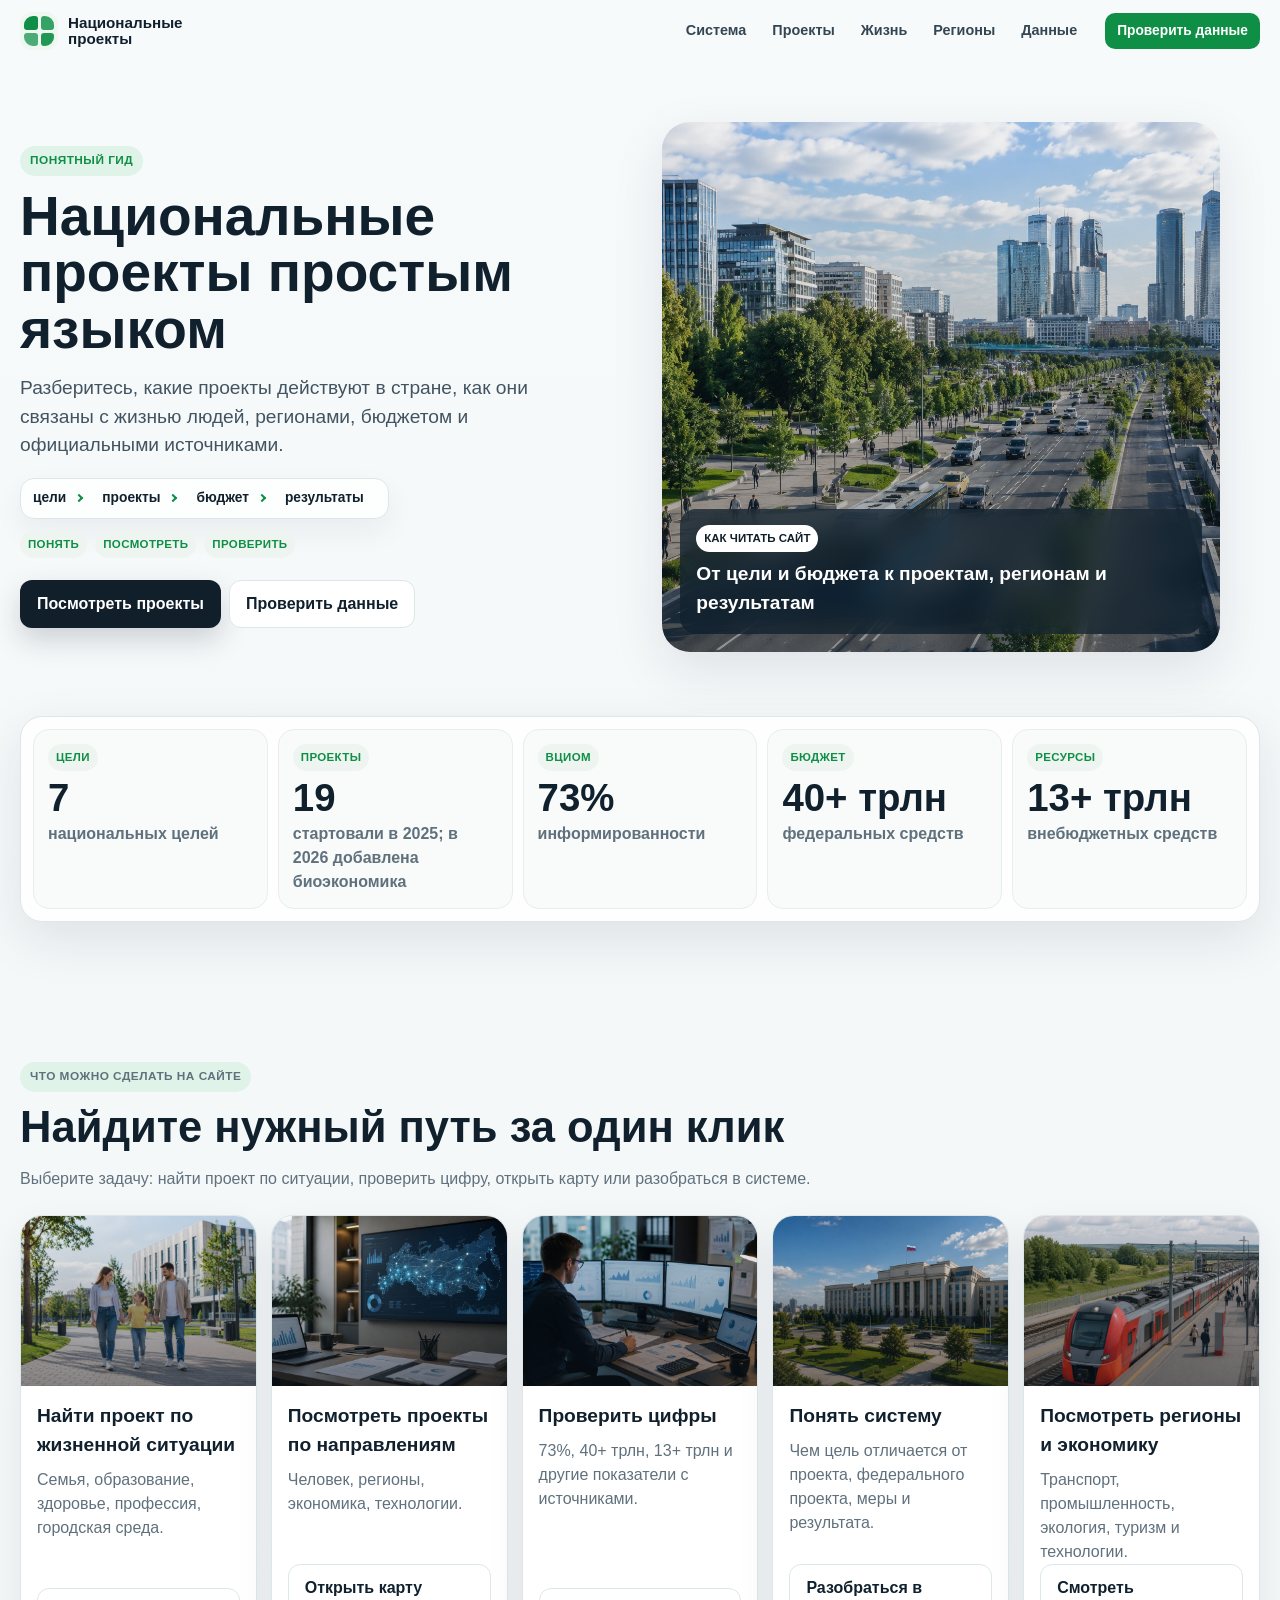
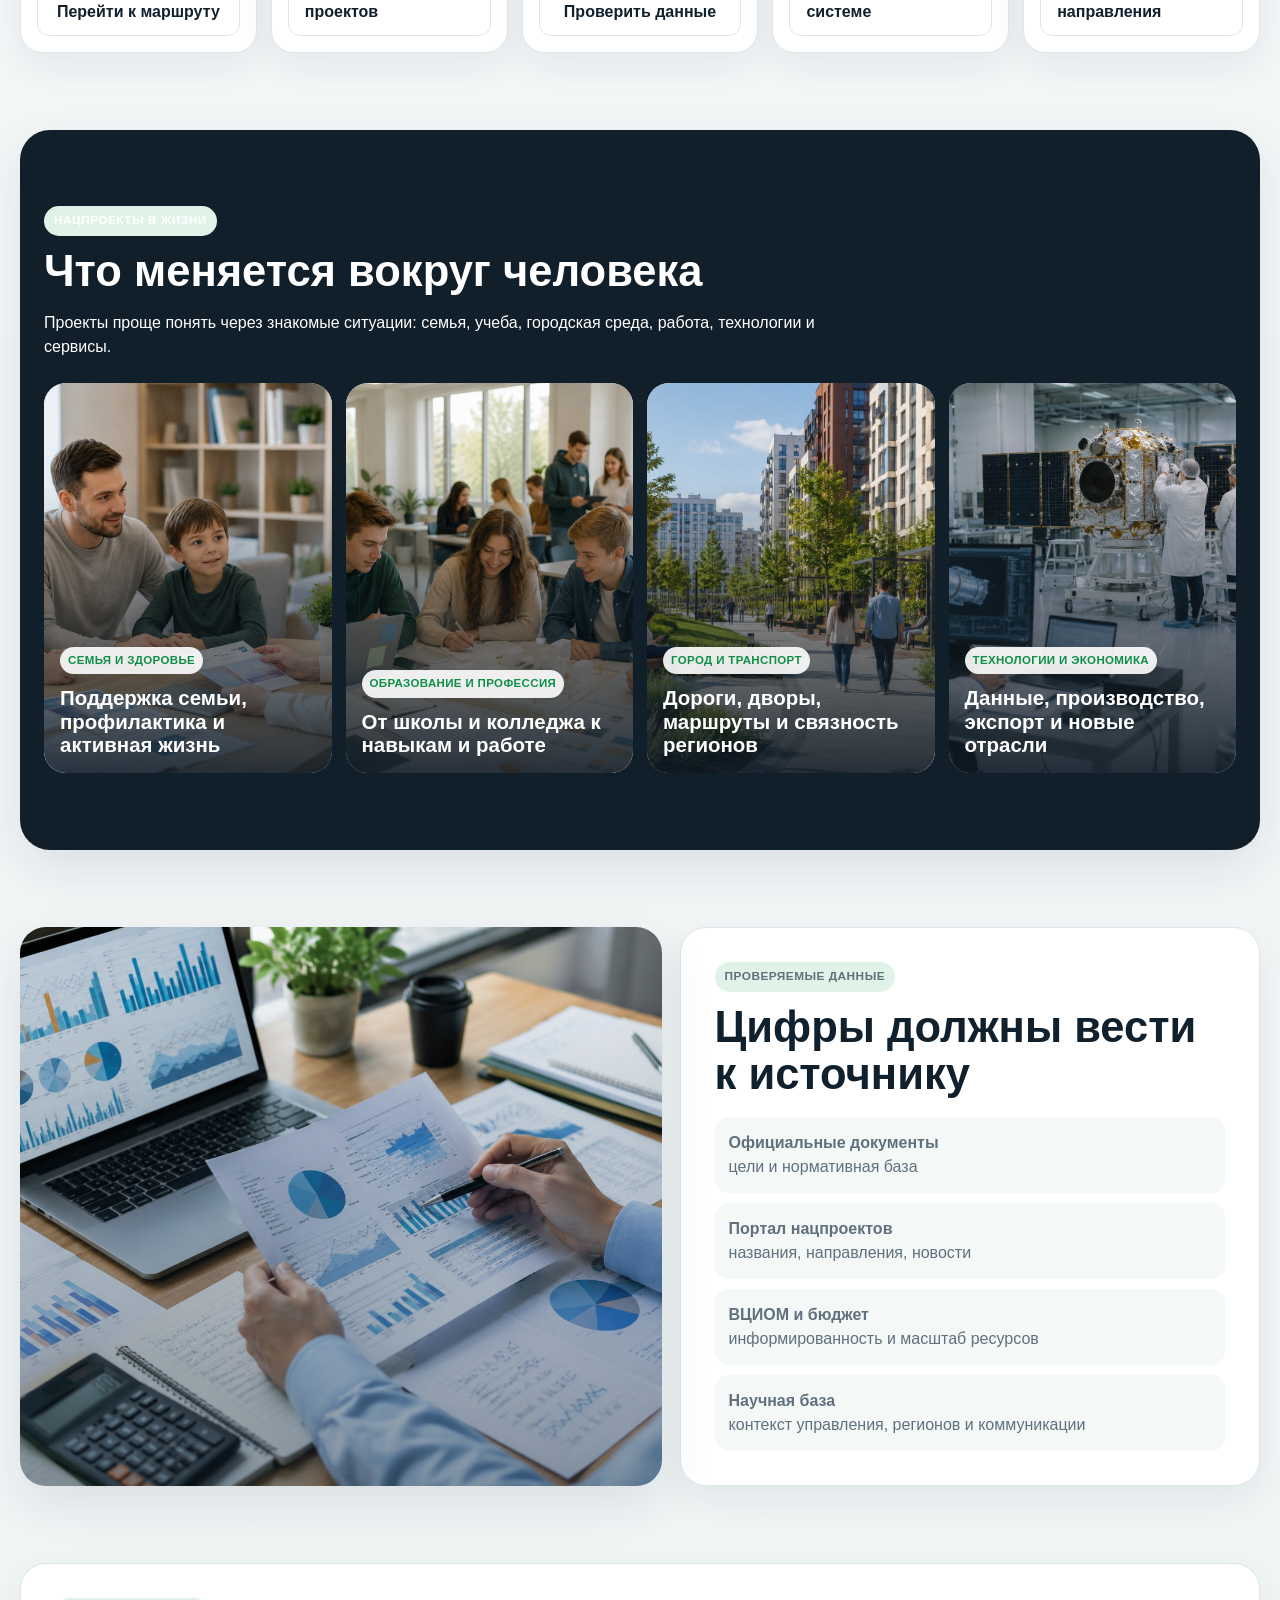
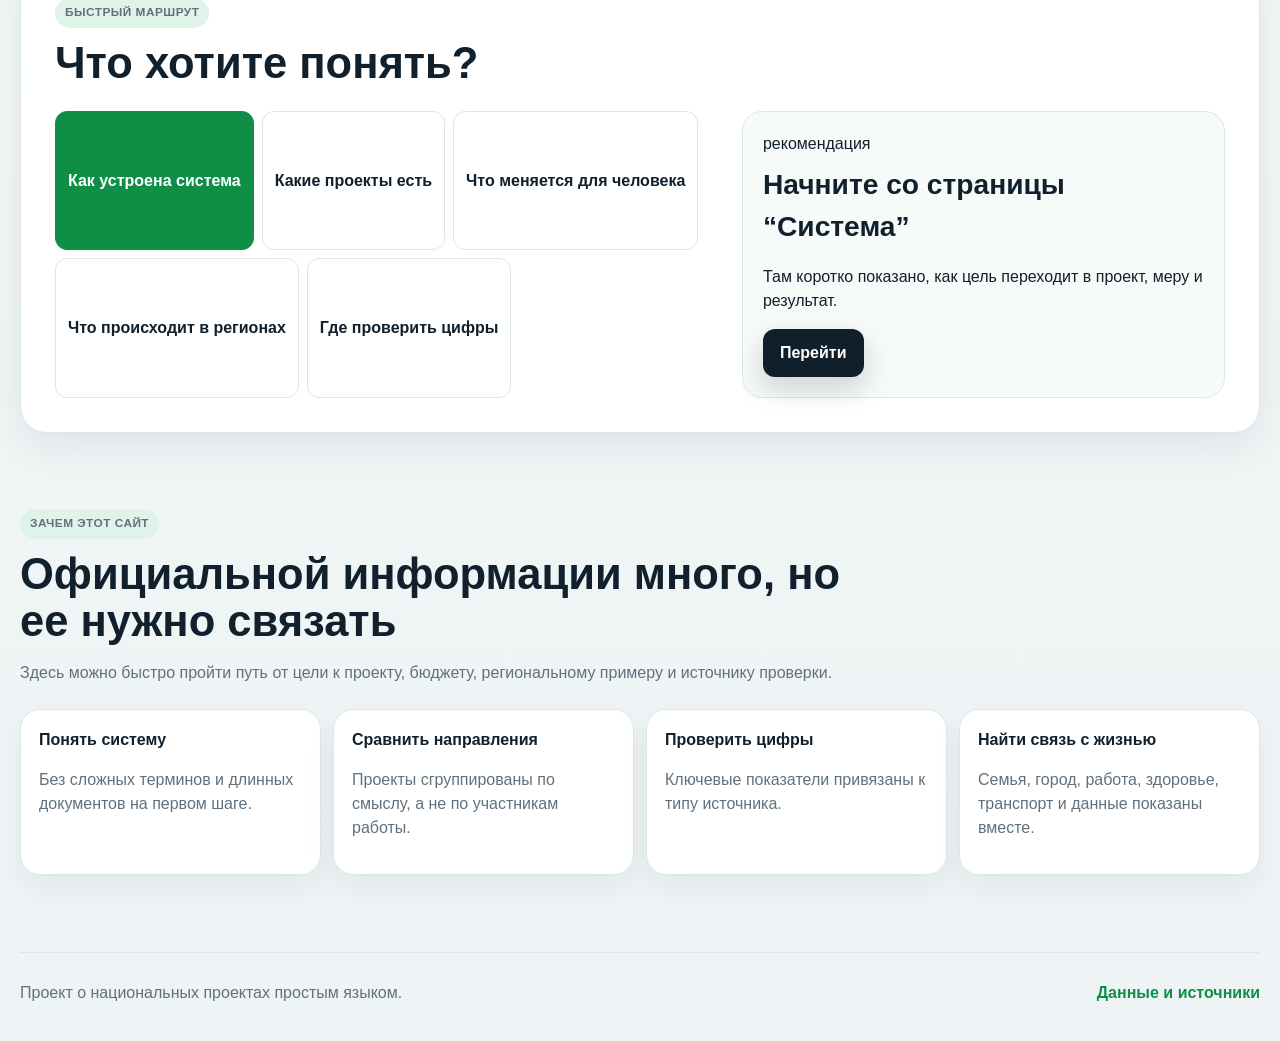
<file: index.html>
<!DOCTYPE html>
<html lang="ru">
<head>
  <meta charset="UTF-8">
  <meta name="viewport" content="width=device-width, initial-scale=1.0">
  <title>Национальные проекты простым языком</title>
  <link rel="stylesheet" href="css/style.css">
  <script src="js/main.js" defer></script>
</head>
<body>
  <header class="site-header">
    <a class="brand" href="index.html" aria-label="На главную">
      <span class="brand-mark" aria-hidden="true"><i></i><i></i><i></i><i></i></span>
      <span class="brand-text">Национальные<br>проекты</span>
    </a>
    <nav class="main-nav" aria-label="Основная навигация">
      <a href="pages/system.html">Система</a>
      <a href="pages/projects.html">Проекты</a>
      <a href="pages/human.html">Жизнь</a>
      <a href="pages/economy-regions.html">Регионы</a>
      <a href="pages/data-sources.html">Данные</a>
    </nav>
    <a class="header-action" href="pages/data-sources.html">Проверить данные</a>
  </header>

  <main>
    <section class="hero home-hero">
      <div class="hero-copy">
        <p class="eyebrow">Понятный гид</p>
        <h1>Национальные проекты простым языком</h1>
        <p class="lead">Разберитесь, какие проекты действуют в стране, как они связаны с жизнью людей, регионами, бюджетом и официальными источниками.</p>
        <div class="hero-path" aria-label="Логика сайта">
          <span>цели</span>
          <span>проекты</span>
          <span>бюджет</span>
          <span>результаты</span>
        </div>
        <div class="tag-row" aria-label="Темы сайта">
          <span>понять</span>
          <span>посмотреть</span>
          <span>проверить</span>
        </div>
        <div class="button-row">
          <a class="button primary" href="pages/projects.html">Посмотреть проекты</a>
          <a class="button secondary" href="pages/data-sources.html">Проверить данные</a>
        </div>
      </div>
      <figure class="media-frame hero-media">
        <img class="media-img" src="assets/images/hero-city.jpg" data-file="assets/images/hero-city.jpg" alt="Современный город, дороги и городская среда">
        <figcaption>
          <span>как читать сайт</span>
          <strong>От цели и бюджета к проектам, регионам и результатам</strong>
        </figcaption>
      </figure>
      <div class="hero-dashboard" aria-label="Ключевые цифры">
        <article><span>цели</span><strong>7</strong><p>национальных целей</p></article>
        <article><span>проекты</span><strong>19</strong><p>стартовали в 2025; в 2026 добавлена биоэкономика</p></article>
        <article><span>ВЦИОМ</span><strong>73%</strong><p>информированности</p></article>
        <article><span>бюджет</span><strong>40+ трлн</strong><p>федеральных средств</p></article>
        <article><span>ресурсы</span><strong>13+ трлн</strong><p>внебюджетных средств</p></article>
      </div>
    </section>

    <section class="section action-section" id="start">
      <div class="section-head">
        <p class="eyebrow">Что можно сделать на сайте</p>
        <h2>Найдите нужный путь за один клик</h2>
        <p>Выберите задачу: найти проект по ситуации, проверить цифру, открыть карту или разобраться в системе.</p>
      </div>
      <div class="portal-grid">
        <a class="photo-card" href="pages/human.html">
          <span class="card-image"><img class="media-img" src="assets/images/life-family.jpg" data-file="assets/images/life-family.jpg" alt=""></span>
          <span class="card-body"><strong>Найти проект по жизненной ситуации</strong><em>Семья, образование, здоровье, профессия, городская среда.</em><span class="button secondary card-cta">Перейти к маршруту</span></span>
        </a>
        <a class="photo-card" href="pages/projects.html">
          <span class="card-image"><img class="media-img" src="assets/images/russia-map-interface.jpg" data-file="assets/images/russia-map-interface.jpg" alt=""></span>
          <span class="card-body"><strong>Посмотреть проекты по направлениям</strong><em>Человек, регионы, экономика, технологии.</em><span class="button secondary card-cta">Открыть карту проектов</span></span>
        </a>
        <a class="photo-card" href="pages/data-sources.html">
          <span class="card-image"><img class="media-img" src="assets/images/data-dashboard.jpg" data-file="assets/images/data-dashboard.jpg" alt=""></span>
          <span class="card-body"><strong>Проверить цифры</strong><em>73%, 40+ трлн, 13+ трлн и другие показатели с источниками.</em><span class="button secondary card-cta">Проверить данные</span></span>
        </a>
        <a class="photo-card" href="pages/system.html">
          <span class="card-image"><img class="media-img" src="assets/images/system-government.jpg" data-file="assets/images/system-government.jpg" alt=""></span>
          <span class="card-body"><strong>Понять систему</strong><em>Чем цель отличается от проекта, федерального проекта, меры и результата.</em><span class="button secondary card-cta">Разобраться в системе</span></span>
        </a>
        <a class="photo-card" href="pages/economy-regions.html">
          <span class="card-image"><img class="media-img" src="assets/images/transport-train.jpg" data-file="assets/images/transport-train.jpg" alt=""></span>
          <span class="card-body"><strong>Посмотреть регионы и экономику</strong><em>Транспорт, промышленность, экология, туризм и технологии.</em><span class="button secondary card-cta">Смотреть направления</span></span>
        </a>
      </div>
    </section>

    <section class="section dark-section">
      <div class="section-head">
        <p class="eyebrow">Нацпроекты в жизни</p>
        <h2>Что меняется вокруг человека</h2>
        <p>Проекты проще понять через знакомые ситуации: семья, учеба, городская среда, работа, технологии и сервисы.</p>
      </div>
      <div class="life-grid">
        <article class="image-story">
          <img class="media-img" src="assets/images/family-support-service.jpg" data-file="assets/images/family-support-service.jpg" alt="">
          <div><span>семья и здоровье</span><h3>Поддержка семьи, профилактика и активная жизнь</h3></div>
        </article>
        <article class="image-story">
          <img class="media-img" src="assets/images/youth-children.jpg" data-file="assets/images/youth-children.jpg" alt="">
          <div><span>образование и профессия</span><h3>От школы и колледжа к навыкам и работе</h3></div>
        </article>
        <article class="image-story">
          <img class="media-img" src="assets/images/life-comfort-city.jpg" data-file="assets/images/life-comfort-city.jpg" alt="">
          <div><span>город и транспорт</span><h3>Дороги, дворы, маршруты и связность регионов</h3></div>
        </article>
        <article class="image-story">
          <img class="media-img" src="assets/images/space-technology.jpg" data-file="assets/images/space-technology.jpg" alt="">
          <div><span>технологии и экономика</span><h3>Данные, производство, экспорт и новые отрасли</h3></div>
        </article>
      </div>
    </section>

    <section class="section split-section">
      <div class="media-frame side-media">
        <img class="media-img" src="assets/images/data-analytics.jpg" data-file="assets/images/data-analytics.jpg" alt="Аналитическая панель с данными">
      </div>
      <div class="content-panel">
        <p class="eyebrow">Проверяемые данные</p>
        <h2>Цифры должны вести к источнику</h2>
        <div class="check-list">
          <p><strong>Официальные документы</strong><span>цели и нормативная база</span></p>
          <p><strong>Портал нацпроектов</strong><span>названия, направления, новости</span></p>
          <p><strong>ВЦИОМ и бюджет</strong><span>информированность и масштаб ресурсов</span></p>
          <p><strong>Научная база</strong><span>контекст управления, регионов и коммуникации</span></p>
        </div>
      </div>
    </section>

    <section class="section quiz-section" data-home-quiz>
      <div class="section-head">
        <p class="eyebrow">Быстрый маршрут</p>
        <h2>Что хотите понять?</h2>
      </div>
      <div class="quiz-layout">
        <div class="quiz-options" aria-label="Выбор интереса">
          <button class="is-active" type="button" data-quiz-target="system">Как устроена система</button>
          <button type="button" data-quiz-target="projects">Какие проекты есть</button>
          <button type="button" data-quiz-target="human">Что меняется для человека</button>
          <button type="button" data-quiz-target="regions">Что происходит в регионах</button>
          <button type="button" data-quiz-target="data">Где проверить цифры</button>
        </div>
        <aside class="quiz-result" aria-live="polite">
          <span>рекомендация</span>
          <h3 data-quiz-title>Начните со страницы “Система”</h3>
          <p data-quiz-text>Там коротко показано, как цель переходит в проект, меру и результат.</p>
          <a class="button primary" data-quiz-link href="pages/system.html">Перейти</a>
        </aside>
      </div>
    </section>

    <section class="section reason-section">
      <div class="section-head">
        <p class="eyebrow">Зачем этот сайт</p>
        <h2>Официальной информации много, но ее нужно связать</h2>
        <p>Здесь можно быстро пройти путь от цели к проекту, бюджету, региональному примеру и источнику проверки.</p>
      </div>
      <div class="thesis-grid">
        <article><strong>Понять систему</strong><p>Без сложных терминов и длинных документов на первом шаге.</p></article>
        <article><strong>Сравнить направления</strong><p>Проекты сгруппированы по смыслу, а не по участникам работы.</p></article>
        <article><strong>Проверить цифры</strong><p>Ключевые показатели привязаны к типу источника.</p></article>
        <article><strong>Найти связь с жизнью</strong><p>Семья, город, работа, здоровье, транспорт и данные показаны вместе.</p></article>
      </div>
    </section>
  </main>

  <footer class="site-footer">
    <p>Проект о национальных проектах простым языком.</p>
    <a href="pages/data-sources.html">Данные и источники</a>
  </footer>
</body>
</html>
</file>
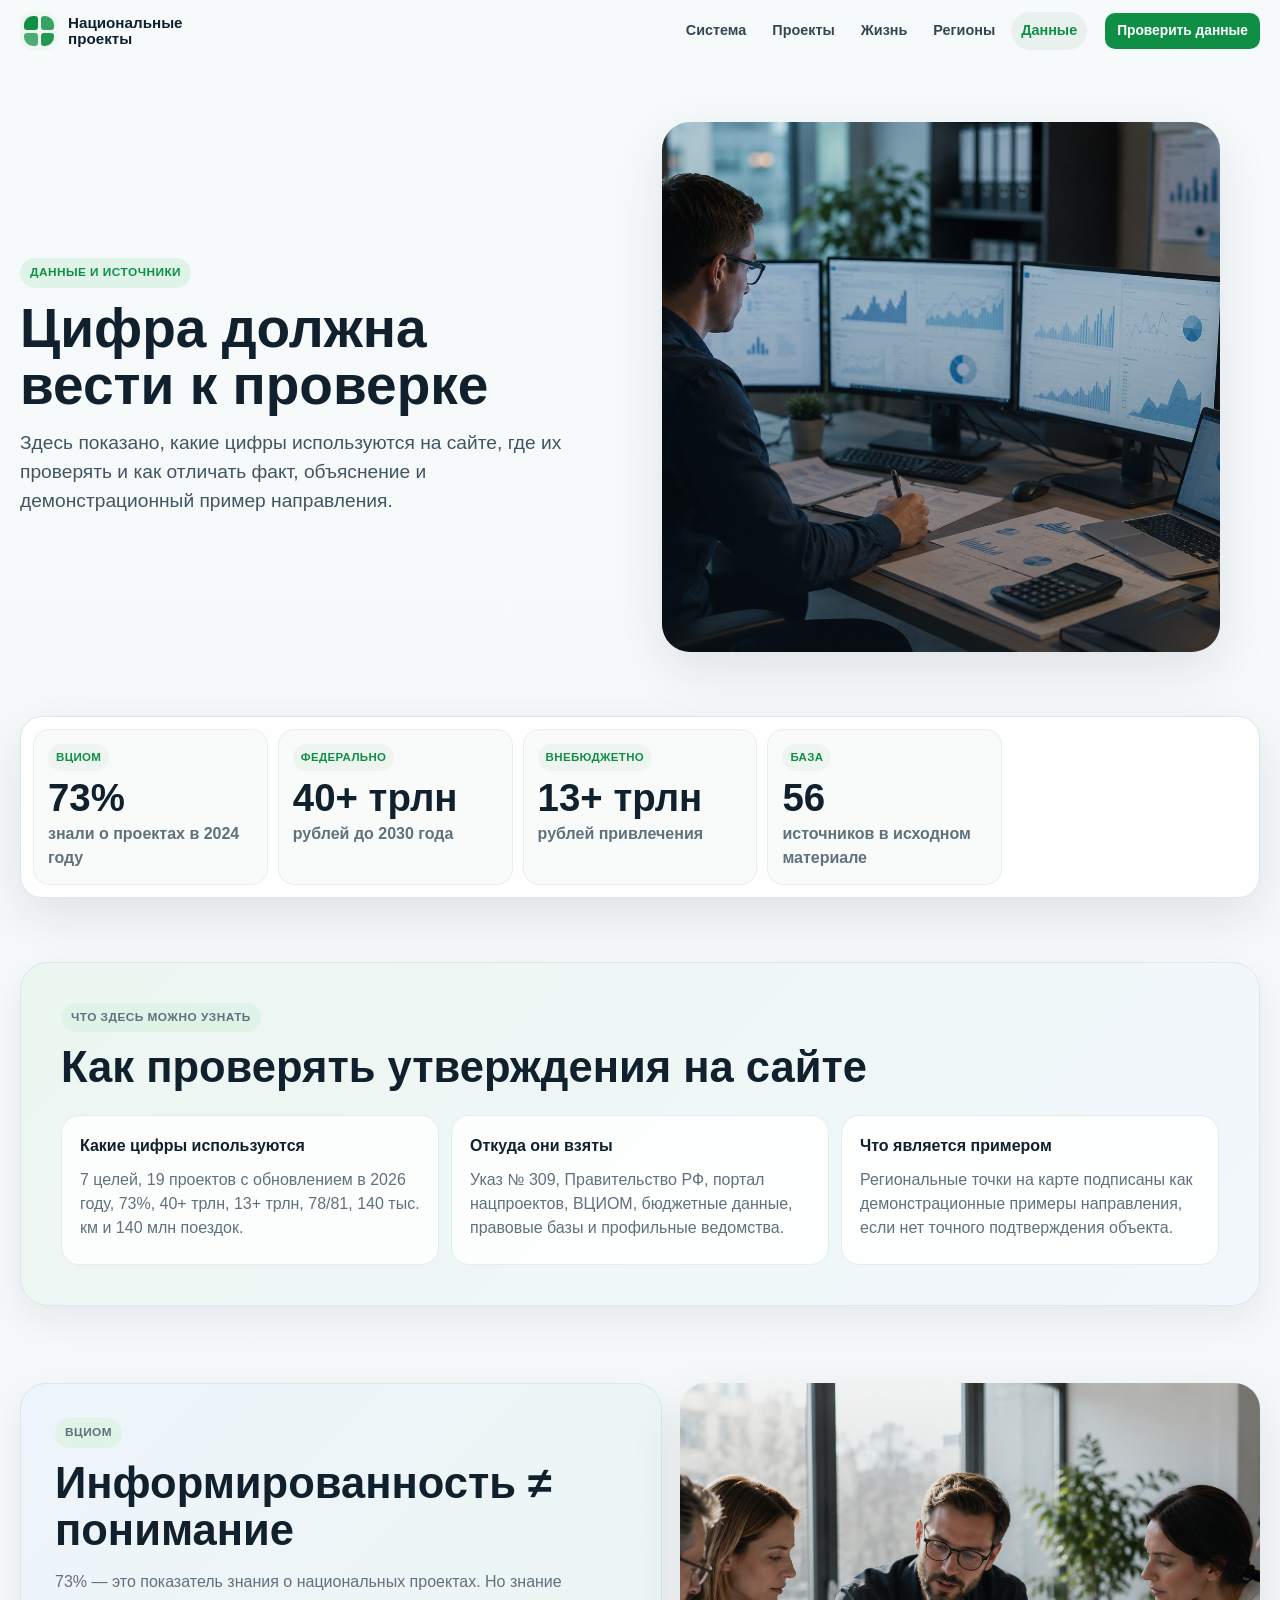
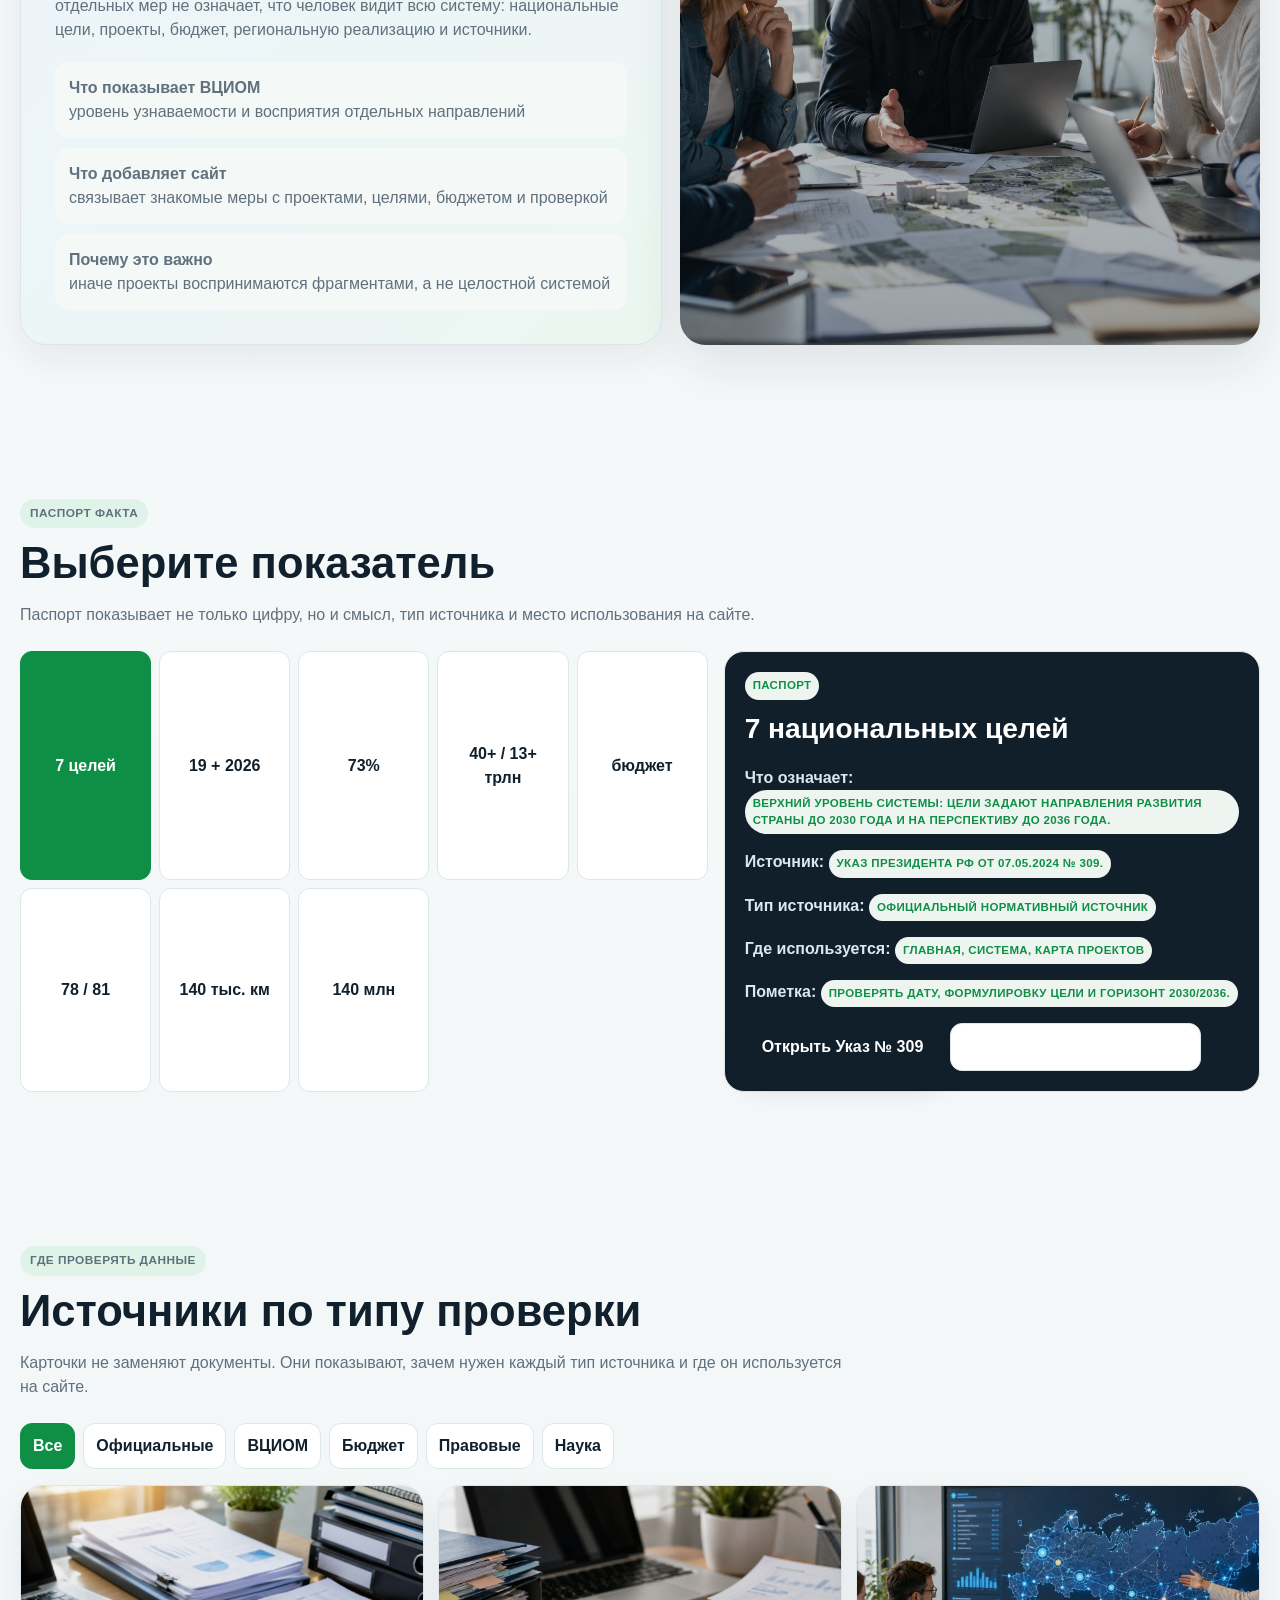
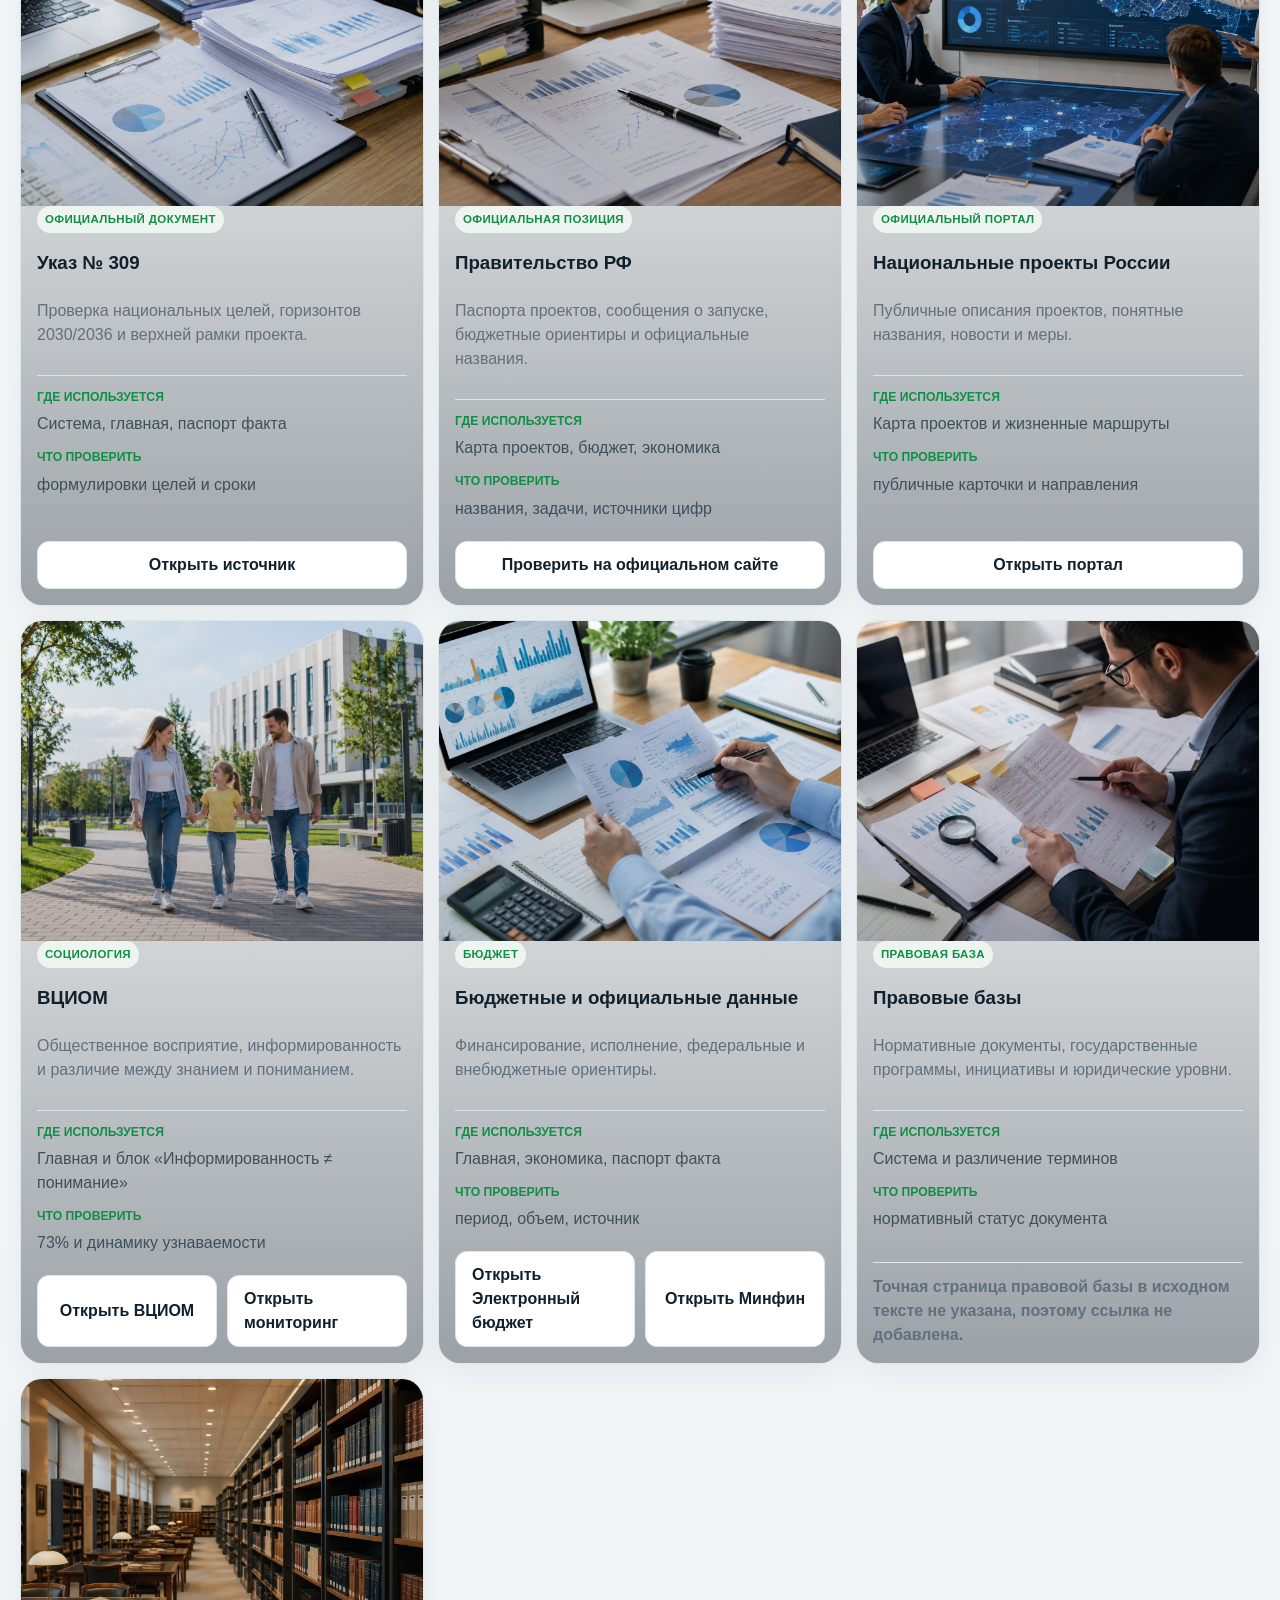
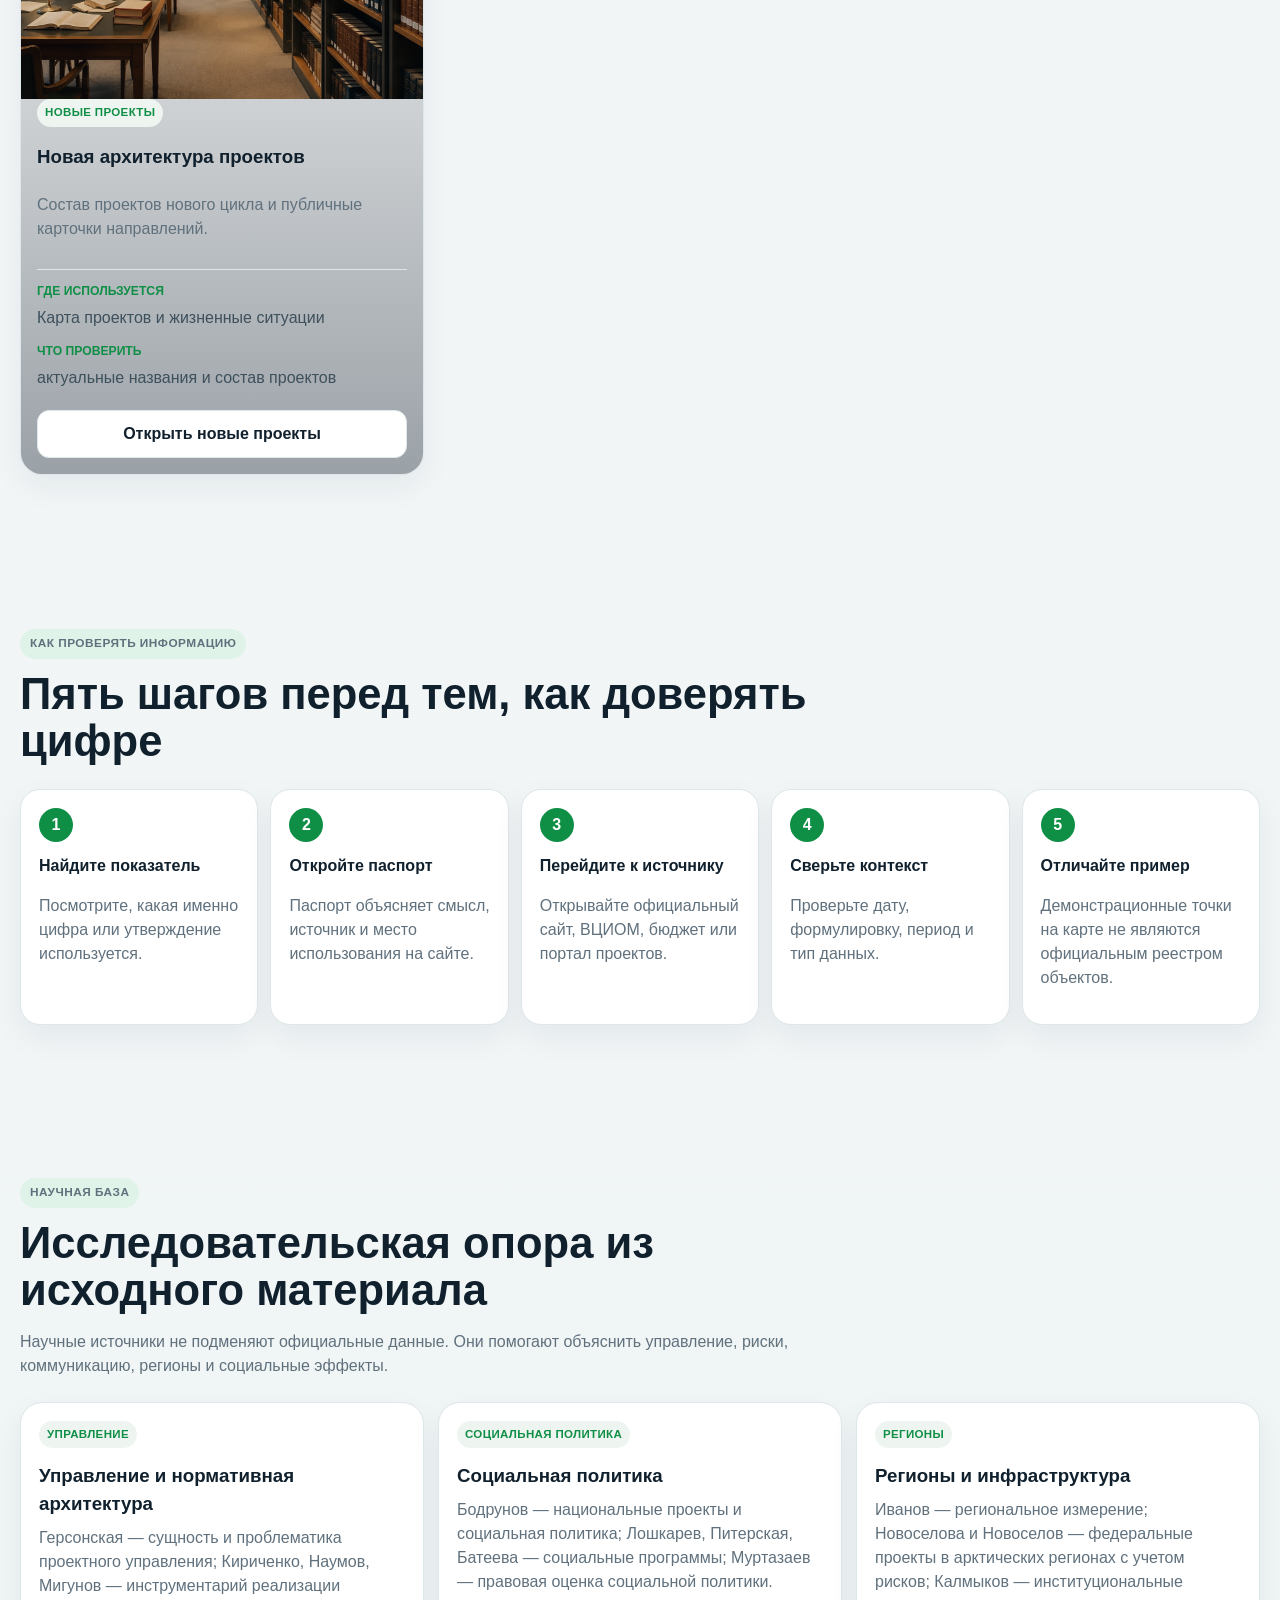
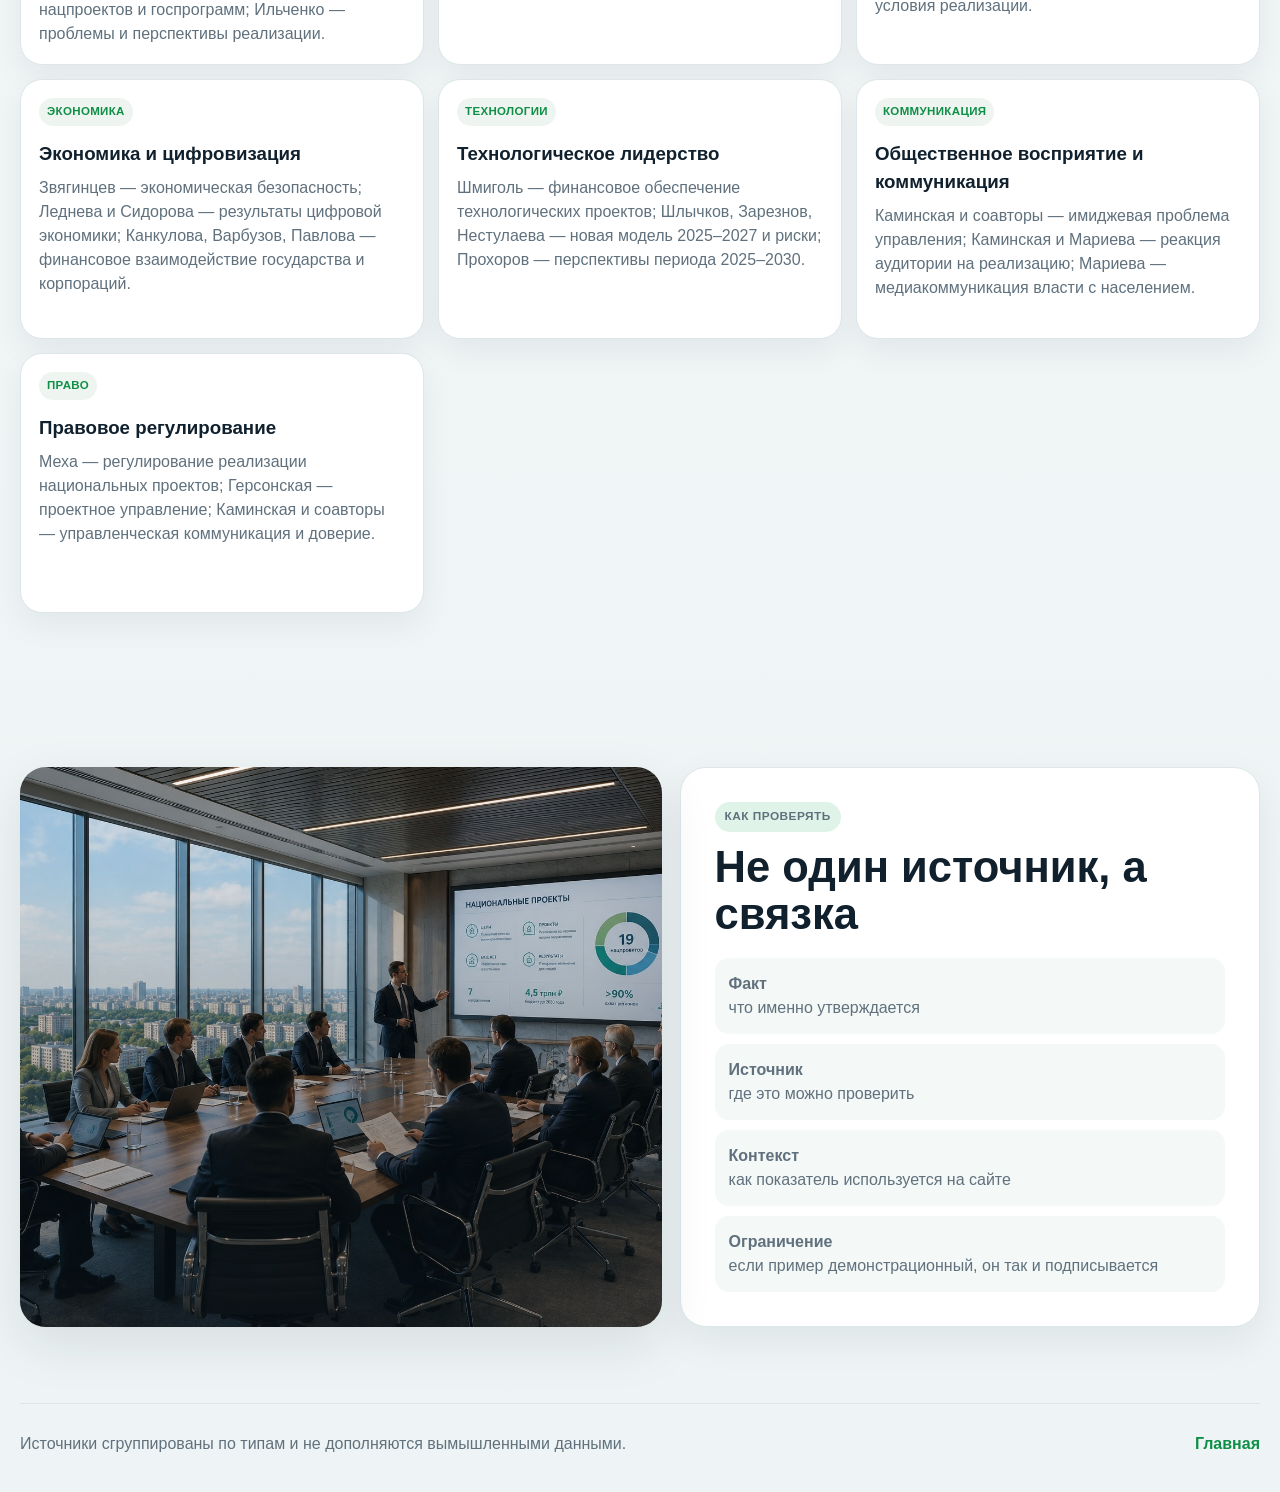
<file: pages/data-sources.html>
<!DOCTYPE html>
<html lang="ru">
<head>
  <meta charset="UTF-8">
  <meta name="viewport" content="width=device-width, initial-scale=1.0">
  <title>Данные и источники</title>
  <link rel="stylesheet" href="../css/style.css">
  <script src="../js/main.js" defer></script>
</head>
<body>
  <header class="site-header">
    <a class="brand" href="../index.html" aria-label="На главную">
      <span class="brand-mark" aria-hidden="true"><i></i><i></i><i></i><i></i></span>
      <span class="brand-text">Национальные<br>проекты</span>
    </a>
    <nav class="main-nav" aria-label="Основная навигация">
      <a href="system.html">Система</a>
      <a href="projects.html">Проекты</a>
      <a href="human.html">Жизнь</a>
      <a href="economy-regions.html">Регионы</a>
      <a class="active" href="data-sources.html">Данные</a>
    </nav>
    <a class="header-action" href="data-sources.html">Проверить данные</a>
  </header>

  <main>
    <section class="hero page-hero">
      <div class="hero-copy">
        <p class="eyebrow">Данные и источники</p>
        <h1>Цифра должна вести к проверке</h1>
        <p class="lead">Здесь показано, какие цифры используются на сайте, где их проверять и как отличать факт, объяснение и демонстрационный пример направления.</p>
      </div>
      <figure class="media-frame hero-media">
        <img class="media-img" src="../assets/images/data-dashboard.jpg" data-file="../assets/images/data-dashboard.jpg" alt="Панель данных">
      </figure>
      <div class="hero-dashboard">
        <article><span>ВЦИОМ</span><strong>73%</strong><p>знали о проектах в 2024 году</p></article>
        <article><span>федерально</span><strong>40+ трлн</strong><p>рублей до 2030 года</p></article>
        <article><span>внебюджетно</span><strong>13+ трлн</strong><p>рублей привлечения</p></article>
        <article><span>база</span><strong>56</strong><p>источников в исходном материале</p></article>
      </div>
    </section>

    <section class="section utility-panel">
      <div class="section-head">
        <p class="eyebrow">Что здесь можно узнать</p>
        <h2>Как проверять утверждения на сайте</h2>
      </div>
      <div class="utility-grid">
        <article><strong>Какие цифры используются</strong><p>7 целей, 19 проектов с обновлением в 2026 году, 73%, 40+ трлн, 13+ трлн, 78/81, 140 тыс. км и 140 млн поездок.</p></article>
        <article><strong>Откуда они взяты</strong><p>Указ № 309, Правительство РФ, портал нацпроектов, ВЦИОМ, бюджетные данные, правовые базы и профильные ведомства.</p></article>
        <article><strong>Что является примером</strong><p>Региональные точки на карте подписаны как демонстрационные примеры направления, если нет точного подтверждения объекта.</p></article>
      </div>
    </section>

    <section class="section split-section insight-panel">
      <div class="content-panel">
        <p class="eyebrow">ВЦИОМ</p>
        <h2>Информированность ≠ понимание</h2>
        <p>73% — это показатель знания о национальных проектах. Но знание отдельных мер не означает, что человек видит всю систему: национальные цели, проекты, бюджет, региональную реализацию и источники.</p>
        <div class="check-list">
          <p><strong>Что показывает ВЦИОМ</strong><span>уровень узнаваемости и восприятия отдельных направлений</span></p>
          <p><strong>Что добавляет сайт</strong><span>связывает знакомые меры с проектами, целями, бюджетом и проверкой</span></p>
          <p><strong>Почему это важно</strong><span>иначе проекты воспринимаются фрагментами, а не целостной системой</span></p>
        </div>
      </div>
      <div class="media-frame side-media">
        <img class="media-img" src="../assets/images/people-meeting.jpg" data-file="../assets/images/people-meeting.jpg" alt="Обсуждение общественного восприятия">
      </div>
    </section>

    <section class="section fact-section" data-facts>
      <div class="section-head">
        <p class="eyebrow">Паспорт факта</p>
        <h2>Выберите показатель</h2>
        <p>Паспорт показывает не только цифру, но и смысл, тип источника и место использования на сайте.</p>
      </div>
      <div class="fact-layout">
        <div class="fact-tabs">
          <button class="is-active" type="button" data-fact="goals" data-fact-title="7 национальных целей" data-fact-meaning="Верхний уровень системы: цели задают направления развития страны до 2030 года и на перспективу до 2036 года." data-fact-source="Указ Президента РФ от 07.05.2024 № 309." data-fact-type="Официальный нормативный источник" data-fact-use="Главная, система, карта проектов" data-fact-note="Проверять дату, формулировку цели и горизонт 2030/2036." data-fact-url="https://kremlin.ru/events/president/news/73986" data-fact-link-label="Открыть Указ № 309">7 целей</button>
          <button type="button" data-fact="projects" data-fact-title="19 проектов с 2025 года + обновление в 2026 году" data-fact-meaning="19 национальных проектов стартовали с 1 января 2025 года; структура обновляется, в 2026 году добавлен проект по биоэкономике." data-fact-source="Официальный портал «Национальные проекты России», раздел новых проектов." data-fact-type="Официальные материалы о новой архитектуре" data-fact-use="Главная, карта проектов" data-fact-note="Проверять актуальный состав проектов в официальном разделе." data-fact-url="https://национальныепроекты.рф/new-projects/" data-fact-link-label="Проверить на официальном сайте">19 + 2026</button>
          <button type="button" data-fact="awareness" data-fact-title="73% информированности" data-fact-meaning="По данным ВЦИОМ, в 2024 году о национальных проектах в среднем знали 73% россиян. Это показатель знания, а не полного понимания системы." data-fact-source="ВЦИОМ. Национальные проекты — 2024." data-fact-type="Социологический источник" data-fact-use="Главная и страница данных" data-fact-note="Проверять методику, дату публикации и формулировку показателя." data-fact-url="https://wciom.ru/analytical-reviews/analiticheskii-obzor/nacionalnye-proekty-2024" data-fact-link-label="Открыть ВЦИОМ">73%</button>
          <button type="button" data-fact="budget" data-fact-title="40+ трлн федеральных средств и 13+ трлн внебюджетных" data-fact-meaning="Показатели показывают масштаб ресурсов: федеральное финансирование и привлечение внебюджетных средств до 2030 года." data-fact-source="Правительство РФ, материалы о запуске национальных проектов." data-fact-type="Официальные и бюджетные данные" data-fact-use="Главная, данные, экономика" data-fact-note="Проверять период, состав расходов и контекст заявления." data-fact-url="https://government.ru/news/53627/" data-fact-link-label="Открыть источник">40+ / 13+ трлн</button>
          <button type="button" data-fact="execution" data-fact-title="Бюджетное исполнение" data-fact-meaning="Исполнение расходов нужно проверять отдельно от плановых ориентиров: это разные типы бюджетной информации." data-fact-source="Электронный бюджет и материалы Минфина об исполнении расходов на национальные проекты." data-fact-type="Бюджетные данные" data-fact-use="Данные, экономика и регионы" data-fact-note="Сверяйте год, период отчета и вид расходов." data-fact-url="https://budget.gov.ru/" data-fact-extra-url="https://minfin.gov.ru/ru/press-center/?id_4=40228-ispolnenie_raskhodov_federalnogo_byudzheta_na_realizatsiyu_natsionalnykh_proektov" data-fact-link-label="Открыть Электронный бюджет" data-fact-extra-label="Открыть Минфин">бюджет</button>
          <button type="button" data-fact="life" data-fact-title="78 лет к 2030 году и 81 год к 2036 году" data-fact-meaning="Целевой ориентир проекта «Продолжительная и активная жизнь» переводит здоровье в понятный измеримый показатель." data-fact-source="Указ № 309 и материалы Правительства РФ." data-fact-type="Официальный целевой показатель" data-fact-use="Страница «Жизнь человека» и паспорт факта" data-fact-note="Проверять формулировку цели и горизонт достижения." data-fact-url="https://kremlin.ru/events/president/news/73986" data-fact-link-label="Открыть Указ № 309">78 / 81</button>
          <button type="button" data-fact="roads" data-fact-title="140 тыс. км опорной сети дорог" data-fact-meaning="Показатель помогает объяснить проект «Инфраструктура для жизни» через связность территорий и логистику." data-fact-source="Проверяется на официальном портале нацпроектов и в материалах Правительства РФ." data-fact-type="Официальные проектные материалы" data-fact-use="Регионы и экономика" data-fact-note="Точная профильная ссылка в исходном тексте не указана, поэтому здесь не ставится отдельная страница проекта.">140 тыс. км</button>
          <button type="button" data-fact="tourism" data-fact-title="140 млн туристических поездок к 2030 году" data-fact-meaning="Целевой ориентир показывает связь туризма, региональной экономики, инфраструктуры и внутренней мобильности." data-fact-source="Проверяется на официальном портале нацпроектов и в материалах Правительства РФ." data-fact-type="Официальные проектные материалы" data-fact-use="Регионы и экономика" data-fact-note="Точная профильная ссылка в исходном тексте не указана, поэтому здесь не ставится отдельная страница проекта.">140 млн</button>
        </div>
        <aside class="fact-passport">
          <span>паспорт</span>
          <h3 data-fact-heading>7 национальных целей</h3>
          <p><strong>Что означает:</strong> <span data-fact-meaning-output>Верхний уровень системы: цели задают направления развития страны до 2030 года и на перспективу до 2036 года.</span></p>
          <p><strong>Источник:</strong> <span data-fact-source-output>Указ Президента РФ от 07.05.2024 № 309.</span></p>
          <p><strong>Тип источника:</strong> <span data-fact-type-output>Официальный нормативный источник</span></p>
          <p><strong>Где используется:</strong> <span data-fact-use-output>Главная, система, карта проектов</span></p>
          <p><strong>Пометка:</strong> <span data-fact-note-output>Проверять дату, формулировку цели и горизонт 2030/2036.</span></p>
          <div class="source-actions">
            <a class="button primary" data-fact-link href="https://kremlin.ru/events/president/news/73986" target="_blank" rel="noopener">Открыть Указ № 309</a>
            <a class="button secondary" data-fact-extra-link href="#" target="_blank" rel="noopener" hidden>Дополнительный источник</a>
          </div>
        </aside>
      </div>
    </section>

    <section class="section source-section">
      <div class="section-head">
        <p class="eyebrow">Где проверять данные</p>
        <h2>Источники по типу проверки</h2>
        <p>Карточки не заменяют документы. Они показывают, зачем нужен каждый тип источника и где он используется на сайте.</p>
      </div>
      <div class="source-toolbar">
        <button class="is-active" type="button" data-source-filter="all">Все</button>
        <button type="button" data-source-filter="official">Официальные</button>
        <button type="button" data-source-filter="social">ВЦИОМ</button>
        <button type="button" data-source-filter="budget">Бюджет</button>
        <button type="button" data-source-filter="legal">Правовые</button>
        <button type="button" data-source-filter="science">Наука</button>
      </div>
      <div class="source-grid">
        <article class="source-card" data-source-type="official"><img class="media-img" src="../assets/images/sources-documents.jpg" data-file="../assets/images/sources-documents.jpg" alt=""><span>официальный документ</span><h3>Указ № 309</h3><p>Проверка национальных целей, горизонтов 2030/2036 и верхней рамки проекта.</p><dl><dt>Где используется</dt><dd>Система, главная, паспорт факта</dd><dt>Что проверить</dt><dd>формулировки целей и сроки</dd></dl><a class="button secondary" href="https://kremlin.ru/events/president/news/73986" target="_blank" rel="noopener">Открыть источник</a></article>
        <article class="source-card" data-source-type="official"><img class="media-img" src="../assets/images/system-documents.jpg" data-file="../assets/images/system-documents.jpg" alt=""><span>официальная позиция</span><h3>Правительство РФ</h3><p>Паспорта проектов, сообщения о запуске, бюджетные ориентиры и официальные названия.</p><dl><dt>Где используется</dt><dd>Карта проектов, бюджет, экономика</dd><dt>Что проверить</dt><dd>названия, задачи, источники цифр</dd></dl><a class="button secondary" href="https://government.ru/rugovclassifier/section/2641/" target="_blank" rel="noopener">Проверить на официальном сайте</a></article>
        <article class="source-card" data-source-type="official"><img class="media-img" src="../assets/images/projects-map-regions.jpg" data-file="../assets/images/projects-map-regions.jpg" alt=""><span>официальный портал</span><h3>Национальные проекты России</h3><p>Публичные описания проектов, понятные названия, новости и меры.</p><dl><dt>Где используется</dt><dd>Карта проектов и жизненные маршруты</dd><dt>Что проверить</dt><dd>публичные карточки и направления</dd></dl><a class="button secondary" href="https://национальныепроекты.рф/" target="_blank" rel="noopener">Открыть портал</a></article>
        <article class="source-card" data-source-type="social"><img class="media-img" src="../assets/images/life-family.jpg" data-file="../assets/images/life-family.jpg" alt=""><span>социология</span><h3>ВЦИОМ</h3><p>Общественное восприятие, информированность и различие между знанием и пониманием.</p><dl><dt>Где используется</dt><dd>Главная и блок «Информированность ≠ понимание»</dd><dt>Что проверить</dt><dd>73% и динамику узнаваемости</dd></dl><div class="source-actions"><a class="button secondary" href="https://wciom.ru/analytical-reviews/analiticheskii-obzor/nacionalnye-proekty-2024" target="_blank" rel="noopener">Открыть ВЦИОМ</a><a class="button secondary" href="https://wciom.ru/analytical-reviews/analiticheskii-obzor/nacionalnye-proekty-monitoring-2" target="_blank" rel="noopener">Открыть мониторинг</a></div></article>
        <article class="source-card" data-source-type="budget"><img class="media-img" src="../assets/images/data-analytics.jpg" data-file="../assets/images/data-analytics.jpg" alt=""><span>бюджет</span><h3>Бюджетные и официальные данные</h3><p>Финансирование, исполнение, федеральные и внебюджетные ориентиры.</p><dl><dt>Где используется</dt><dd>Главная, экономика, паспорт факта</dd><dt>Что проверить</dt><dd>период, объем, источник</dd></dl><div class="source-actions"><a class="button secondary" href="https://budget.gov.ru/" target="_blank" rel="noopener">Открыть Электронный бюджет</a><a class="button secondary" href="https://minfin.gov.ru/ru/press-center/?id_4=40228-ispolnenie_raskhodov_federalnogo_byudzheta_na_realizatsiyu_natsionalnykh_proektov" target="_blank" rel="noopener">Открыть Минфин</a></div></article>
        <article class="source-card" data-source-type="legal"><img class="media-img" src="../assets/images/sources-verification.jpg" data-file="../assets/images/sources-verification.jpg" alt=""><span>правовая база</span><h3>Правовые базы</h3><p>Нормативные документы, государственные программы, инициативы и юридические уровни.</p><dl><dt>Где используется</dt><dd>Система и различение терминов</dd><dt>Что проверить</dt><dd>нормативный статус документа</dd></dl><p class="source-note">Точная страница правовой базы в исходном тексте не указана, поэтому ссылка не добавлена.</p></article>
        <article class="source-card" data-source-type="official"><img class="media-img" src="../assets/images/sources-library.jpg" data-file="../assets/images/sources-library.jpg" alt=""><span>новые проекты</span><h3>Новая архитектура проектов</h3><p>Состав проектов нового цикла и публичные карточки направлений.</p><dl><dt>Где используется</dt><dd>Карта проектов и жизненные ситуации</dd><dt>Что проверить</dt><dd>актуальные названия и состав проектов</dd></dl><a class="button secondary" href="https://национальныепроекты.рф/new-projects/" target="_blank" rel="noopener">Открыть новые проекты</a></article>
      </div>
    </section>

    <section class="section verify-steps">
      <div class="section-head">
        <p class="eyebrow">Как проверять информацию</p>
        <h2>Пять шагов перед тем, как доверять цифре</h2>
      </div>
      <div class="steps-grid">
        <article><span>1</span><strong>Найдите показатель</strong><p>Посмотрите, какая именно цифра или утверждение используется.</p></article>
        <article><span>2</span><strong>Откройте паспорт</strong><p>Паспорт объясняет смысл, источник и место использования на сайте.</p></article>
        <article><span>3</span><strong>Перейдите к источнику</strong><p>Открывайте официальный сайт, ВЦИОМ, бюджет или портал проектов.</p></article>
        <article><span>4</span><strong>Сверьте контекст</strong><p>Проверьте дату, формулировку, период и тип данных.</p></article>
        <article><span>5</span><strong>Отличайте пример</strong><p>Демонстрационные точки на карте не являются официальным реестром объектов.</p></article>
      </div>
    </section>

    <section class="section science-section">
      <div class="section-head">
        <p class="eyebrow">Научная база</p>
        <h2>Исследовательская опора из исходного материала</h2>
        <p>Научные источники не подменяют официальные данные. Они помогают объяснить управление, риски, коммуникацию, регионы и социальные эффекты.</p>
      </div>
      <div class="science-grid">
        <article class="science-card" data-source-type="science"><span>управление</span><h3>Управление и нормативная архитектура</h3><p>Герсонская — сущность и проблематика проектного управления; Кириченко, Наумов, Мигунов — инструментарий реализации нацпроектов и госпрограмм; Ильченко — проблемы и перспективы реализации.</p></article>
        <article class="science-card" data-source-type="science"><span>социальная политика</span><h3>Социальная политика</h3><p>Бодрунов — национальные проекты и социальная политика; Лошкарев, Питерская, Батеева — социальные программы; Муртазаев — правовая оценка социальной политики.</p></article>
        <article class="science-card" data-source-type="science"><span>регионы</span><h3>Регионы и инфраструктура</h3><p>Иванов — региональное измерение; Новоселова и Новоселов — федеральные проекты в арктических регионах с учетом рисков; Калмыков — институциональные условия реализации.</p></article>
        <article class="science-card" data-source-type="science"><span>экономика</span><h3>Экономика и цифровизация</h3><p>Звягинцев — экономическая безопасность; Леднева и Сидорова — результаты цифровой экономики; Канкулова, Варбузов, Павлова — финансовое взаимодействие государства и корпораций.</p></article>
        <article class="science-card" data-source-type="science"><span>технологии</span><h3>Технологическое лидерство</h3><p>Шмиголь — финансовое обеспечение технологических проектов; Шлычков, Зарезнов, Нестулаева — новая модель 2025–2027 и риски; Прохоров — перспективы периода 2025–2030.</p></article>
        <article class="science-card" data-source-type="science"><span>коммуникация</span><h3>Общественное восприятие и коммуникация</h3><p>Каминская и соавторы — имиджевая проблема управления; Каминская и Мариева — реакция аудитории на реализацию; Мариева — медиакоммуникация власти с населением.</p></article>
        <article class="science-card" data-source-type="science"><span>право</span><h3>Правовое регулирование</h3><p>Меха — регулирование реализации национальных проектов; Герсонская — проектное управление; Каминская и соавторы — управленческая коммуникация и доверие.</p></article>
      </div>
    </section>

    <section class="section split-section">
      <div class="media-frame side-media">
        <img class="media-img" src="../assets/images/system-management.jpg" data-file="../assets/images/system-management.jpg" alt="Проверка документов и управленческих уровней">
      </div>
      <div class="content-panel">
        <p class="eyebrow">Как проверять</p>
        <h2>Не один источник, а связка</h2>
        <div class="check-list">
          <p><strong>Факт</strong><span>что именно утверждается</span></p>
          <p><strong>Источник</strong><span>где это можно проверить</span></p>
          <p><strong>Контекст</strong><span>как показатель используется на сайте</span></p>
          <p><strong>Ограничение</strong><span>если пример демонстрационный, он так и подписывается</span></p>
        </div>
      </div>
    </section>
  </main>

  <footer class="site-footer">
    <p>Источники сгруппированы по типам и не дополняются вымышленными данными.</p>
    <a href="../index.html">Главная</a>
  </footer>
</body>
</html>
</file>
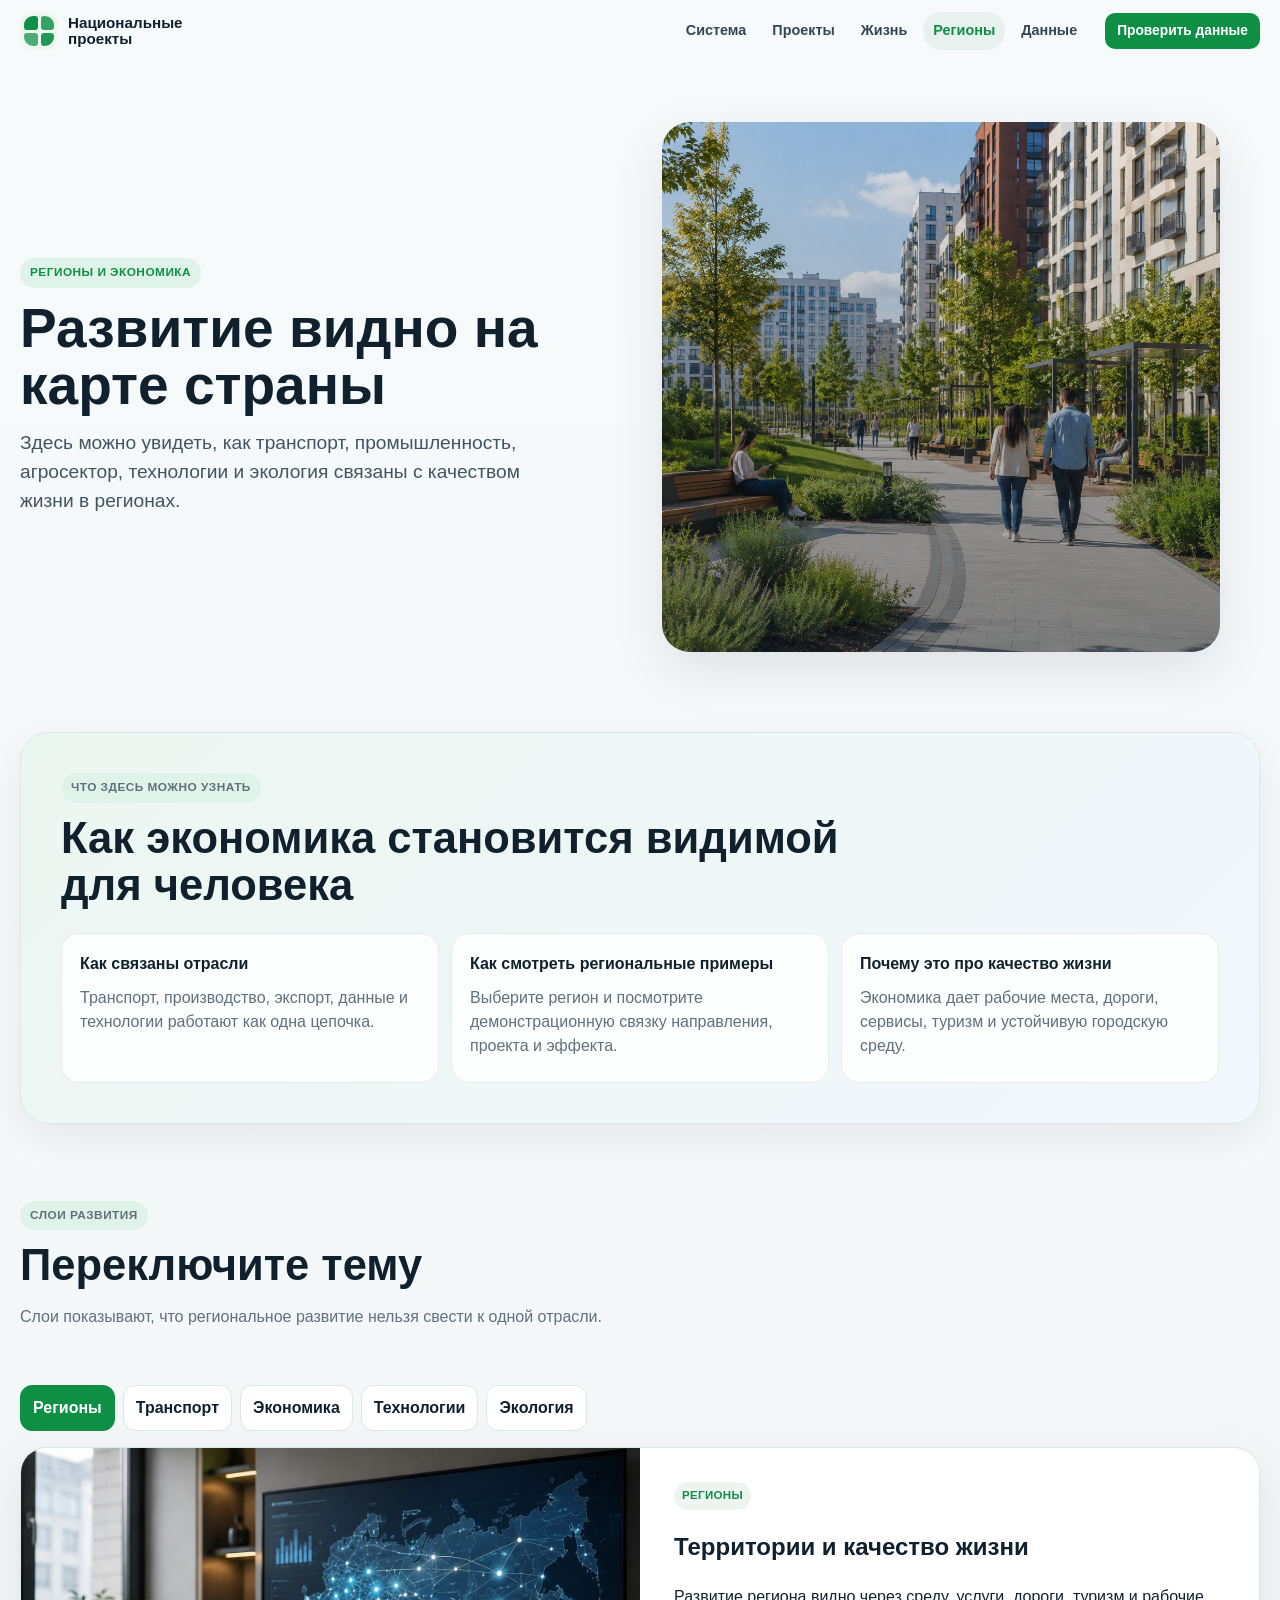
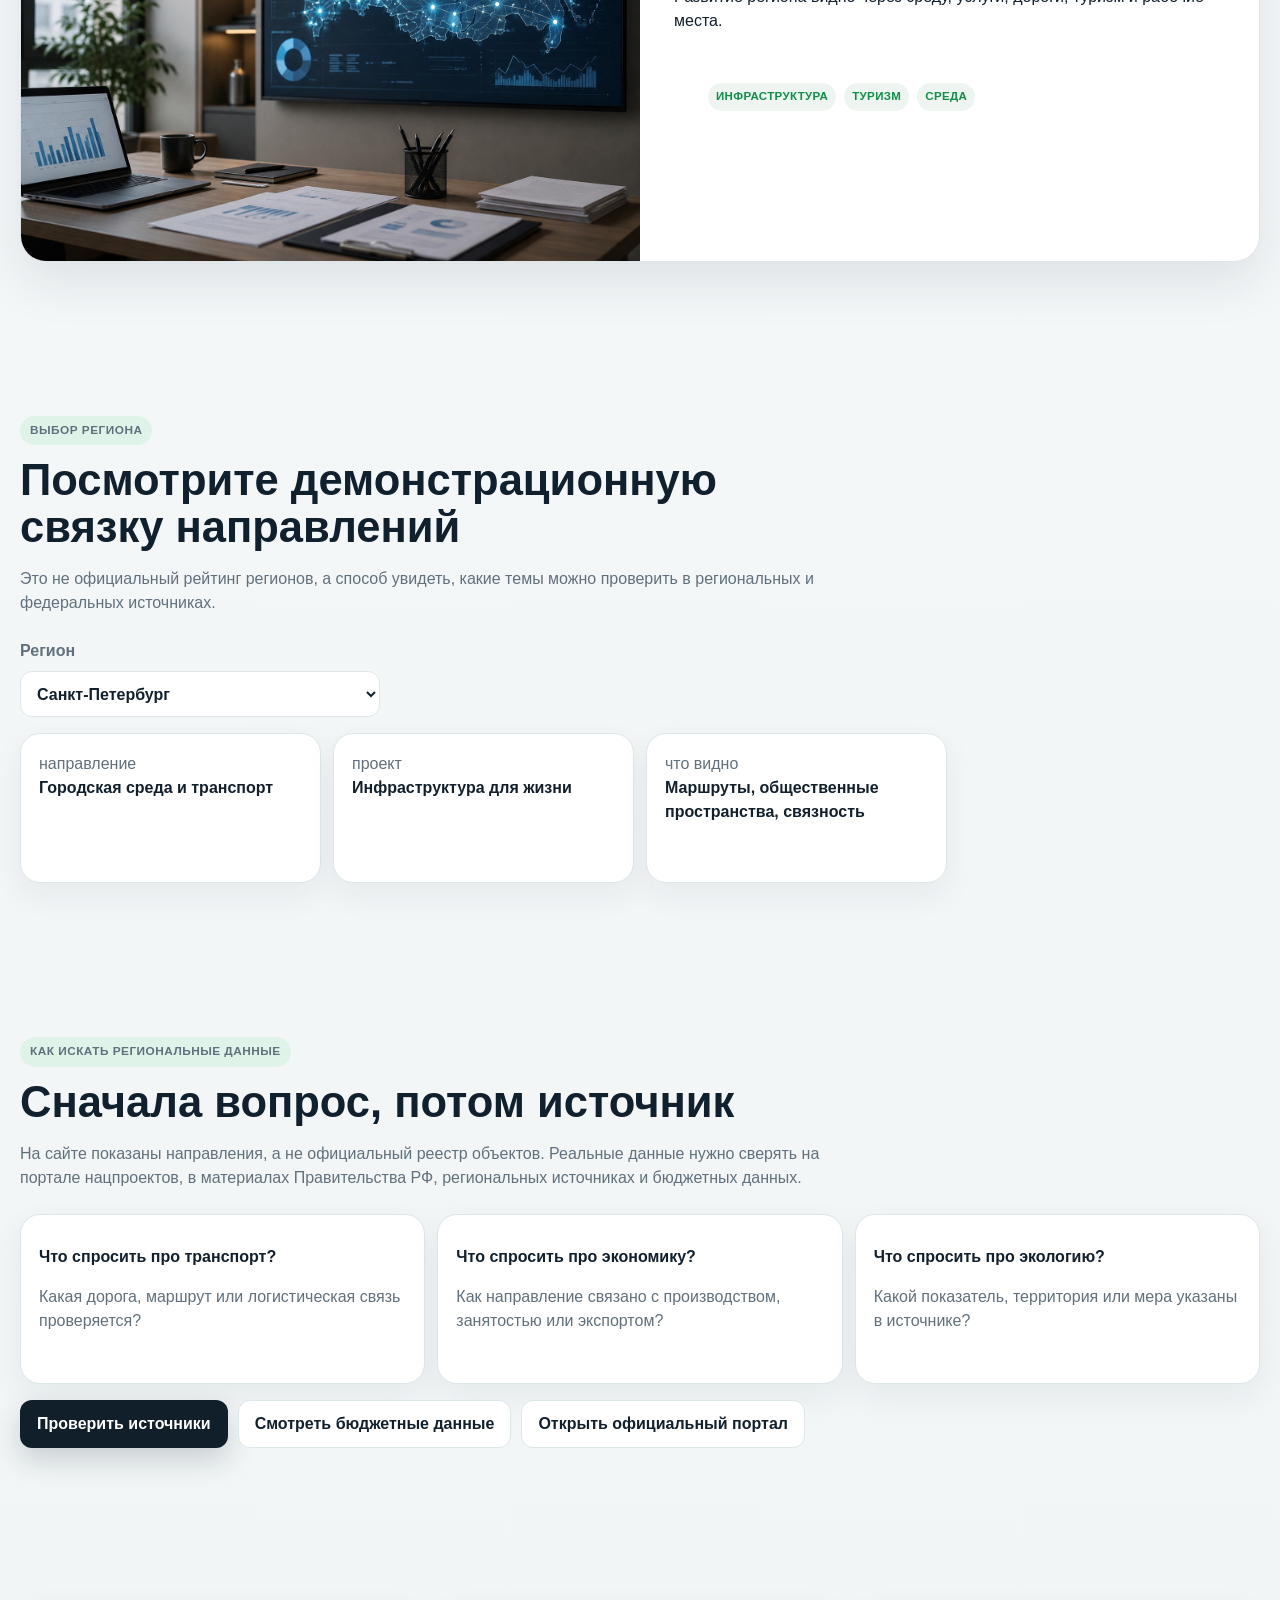
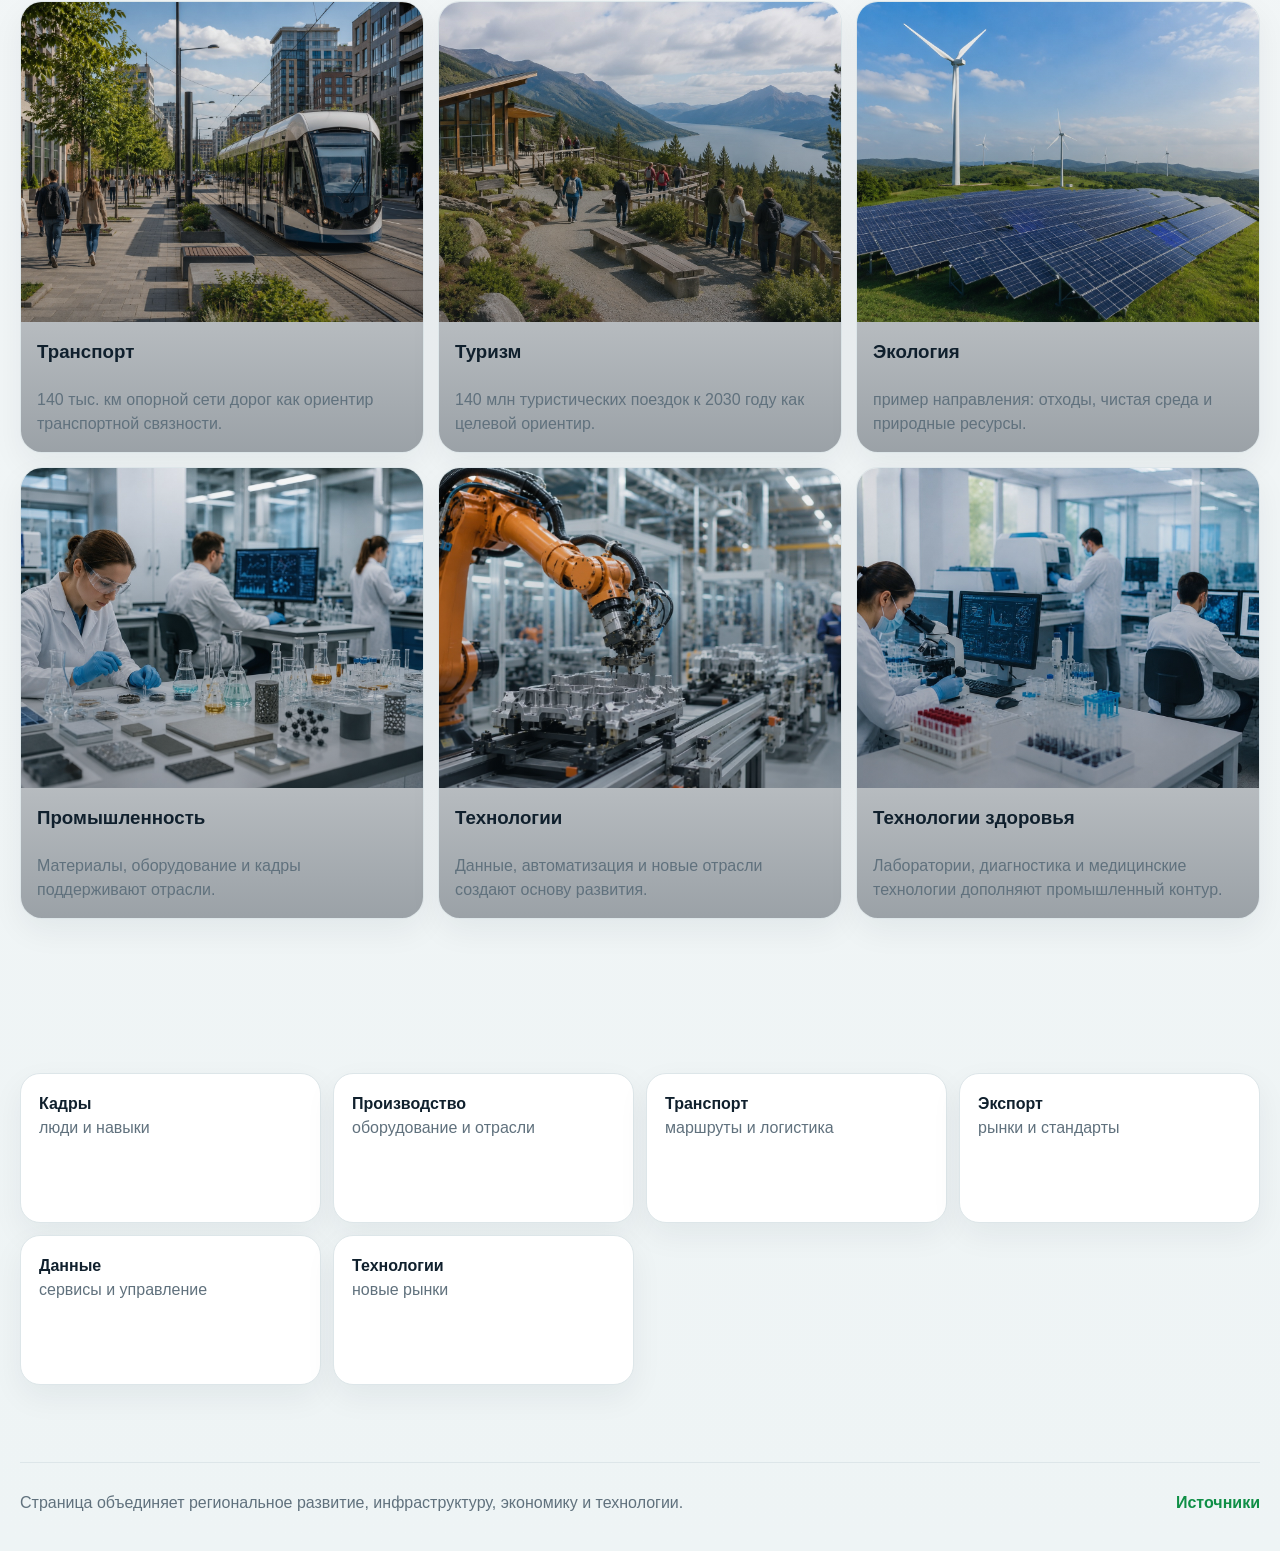
<file: pages/economy-regions.html>
<!DOCTYPE html>
<html lang="ru">
<head>
  <meta charset="UTF-8">
  <meta name="viewport" content="width=device-width, initial-scale=1.0">
  <title>Регионы и экономика</title>
  <link rel="stylesheet" href="../css/style.css">
  <script src="../js/main.js" defer></script>
</head>
<body>
  <header class="site-header">
    <a class="brand" href="../index.html" aria-label="На главную">
      <span class="brand-mark" aria-hidden="true"><i></i><i></i><i></i><i></i></span>
      <span class="brand-text">Национальные<br>проекты</span>
    </a>
    <nav class="main-nav" aria-label="Основная навигация">
      <a href="system.html">Система</a>
      <a href="projects.html">Проекты</a>
      <a href="human.html">Жизнь</a>
      <a class="active" href="economy-regions.html">Регионы</a>
      <a href="data-sources.html">Данные</a>
    </nav>
    <a class="header-action" href="data-sources.html">Проверить данные</a>
  </header>

  <main>
    <section class="hero page-hero">
      <div class="hero-copy">
        <p class="eyebrow">Регионы и экономика</p>
        <h1>Развитие видно на карте страны</h1>
        <p class="lead">Здесь можно увидеть, как транспорт, промышленность, агросектор, технологии и экология связаны с качеством жизни в регионах.</p>
      </div>
      <figure class="media-frame hero-media">
        <img class="media-img" src="../assets/images/life-comfort-city.jpg" data-file="../assets/images/life-comfort-city.jpg" alt="Комфортная городская среда">
      </figure>
    </section>

    <section class="section utility-panel">
      <div class="section-head">
        <p class="eyebrow">Что здесь можно узнать</p>
        <h2>Как экономика становится видимой для человека</h2>
      </div>
      <div class="utility-grid">
        <article><strong>Как связаны отрасли</strong><p>Транспорт, производство, экспорт, данные и технологии работают как одна цепочка.</p></article>
        <article><strong>Как смотреть региональные примеры</strong><p>Выберите регион и посмотрите демонстрационную связку направления, проекта и эффекта.</p></article>
        <article><strong>Почему это про качество жизни</strong><p>Экономика дает рабочие места, дороги, сервисы, туризм и устойчивую городскую среду.</p></article>
      </div>
    </section>

    <section class="section layer-dashboard" data-economy-layers>
      <div class="section-head">
        <p class="eyebrow">Слои развития</p>
        <h2>Переключите тему</h2>
        <p>Слои показывают, что региональное развитие нельзя свести к одной отрасли.</p>
      </div>
      <div class="layer-tabs" aria-label="Слои развития">
        <button class="is-active" type="button" data-economy-layer="regions">Регионы</button>
        <button type="button" data-economy-layer="transport">Транспорт</button>
        <button type="button" data-economy-layer="economy">Экономика</button>
        <button type="button" data-economy-layer="tech">Технологии</button>
        <button type="button" data-economy-layer="ecology">Экология</button>
      </div>
      <article class="layer-card">
        <img class="media-img" data-layer-image src="../assets/images/russia-map-interface.jpg" data-file="../assets/images/russia-map-interface.jpg" alt="">
        <div>
          <span data-layer-label>Регионы</span>
          <h2 data-layer-title>Территории и качество жизни</h2>
          <p data-layer-text>Развитие региона видно через среду, услуги, дороги, туризм и рабочие места.</p>
          <div class="tag-row" data-layer-tags><span>инфраструктура</span><span>туризм</span><span>среда</span></div>
        </div>
      </article>
    </section>

    <section class="section region-picker">
      <div class="section-head">
        <p class="eyebrow">Выбор региона</p>
        <h2>Посмотрите демонстрационную связку направлений</h2>
        <p>Это не официальный рейтинг регионов, а способ увидеть, какие темы можно проверить в региональных и федеральных источниках.</p>
      </div>
      <label class="select-label">Регион
        <select data-region-select>
          <option value="spb">Санкт-Петербург</option>
          <option value="tatarstan">Республика Татарстан</option>
          <option value="krasnodar">Краснодарский край</option>
          <option value="novosibirsk">Новосибирская область</option>
          <option value="krasnoyarsk">Красноярский край</option>
          <option value="fareast">Дальний Восток</option>
        </select>
      </label>
      <div class="region-result">
        <article><span>направление</span><strong data-region-direction>Городская среда и транспорт</strong></article>
        <article><span>проект</span><strong data-region-project>Инфраструктура для жизни</strong></article>
        <article><span>что видно</span><strong data-region-effect>Маршруты, общественные пространства, связность</strong></article>
      </div>
    </section>

    <section class="section practical-panel">
      <div class="section-head">
        <p class="eyebrow">Как искать региональные данные</p>
        <h2>Сначала вопрос, потом источник</h2>
        <p>На сайте показаны направления, а не официальный реестр объектов. Реальные данные нужно сверять на портале нацпроектов, в материалах Правительства РФ, региональных источниках и бюджетных данных.</p>
      </div>
      <div class="practical-grid">
        <article><strong>Что спросить про транспорт?</strong><p>Какая дорога, маршрут или логистическая связь проверяется?</p></article>
        <article><strong>Что спросить про экономику?</strong><p>Как направление связано с производством, занятостью или экспортом?</p></article>
        <article><strong>Что спросить про экологию?</strong><p>Какой показатель, территория или мера указаны в источнике?</p></article>
      </div>
      <div class="source-actions">
        <a class="button primary" href="data-sources.html">Проверить источники</a>
        <a class="button secondary" href="https://budget.gov.ru/" target="_blank" rel="noopener">Смотреть бюджетные данные</a>
        <a class="button secondary" href="https://национальныепроекты.рф/" target="_blank" rel="noopener">Открыть официальный портал</a>
      </div>
    </section>

    <section class="section sector-grid">
      <article><img class="media-img" src="../assets/images/city-transport.jpg" data-file="../assets/images/city-transport.jpg" alt=""><h3>Транспорт</h3><p>140 тыс. км опорной сети дорог как ориентир транспортной связности.</p></article>
      <article><img class="media-img" src="../assets/images/tourism-hospitality.jpg" data-file="../assets/images/tourism-hospitality.jpg" alt=""><h3>Туризм</h3><p>140 млн туристических поездок к 2030 году как целевой ориентир.</p></article>
      <article><img class="media-img" src="../assets/images/green-energy.jpg" data-file="../assets/images/green-energy.jpg" alt=""><h3>Экология</h3><p>пример направления: отходы, чистая среда и природные ресурсы.</p></article>
      <article><img class="media-img" src="../assets/images/modern-materials-lab.jpg" data-file="../assets/images/modern-materials-lab.jpg" alt=""><h3>Промышленность</h3><p>Материалы, оборудование и кадры поддерживают отрасли.</p></article>
      <article><img class="media-img" src="../assets/images/technology-robotics.jpg" data-file="../assets/images/technology-robotics.jpg" alt=""><h3>Технологии</h3><p>Данные, автоматизация и новые отрасли создают основу развития.</p></article>
      <article><img class="media-img" src="../assets/images/health-technology-lab.jpg" data-file="../assets/images/health-technology-lab.jpg" alt=""><h3>Технологии здоровья</h3><p>Лаборатории, диагностика и медицинские технологии дополняют промышленный контур.</p></article>
    </section>

    <section class="section value-chain">
      <div><strong>Кадры</strong><span>люди и навыки</span></div>
      <div><strong>Производство</strong><span>оборудование и отрасли</span></div>
      <div><strong>Транспорт</strong><span>маршруты и логистика</span></div>
      <div><strong>Экспорт</strong><span>рынки и стандарты</span></div>
      <div><strong>Данные</strong><span>сервисы и управление</span></div>
      <div><strong>Технологии</strong><span>новые рынки</span></div>
    </section>
  </main>

  <footer class="site-footer">
    <p>Страница объединяет региональное развитие, инфраструктуру, экономику и технологии.</p>
    <a href="data-sources.html">Источники</a>
  </footer>
</body>
</html>
</file>
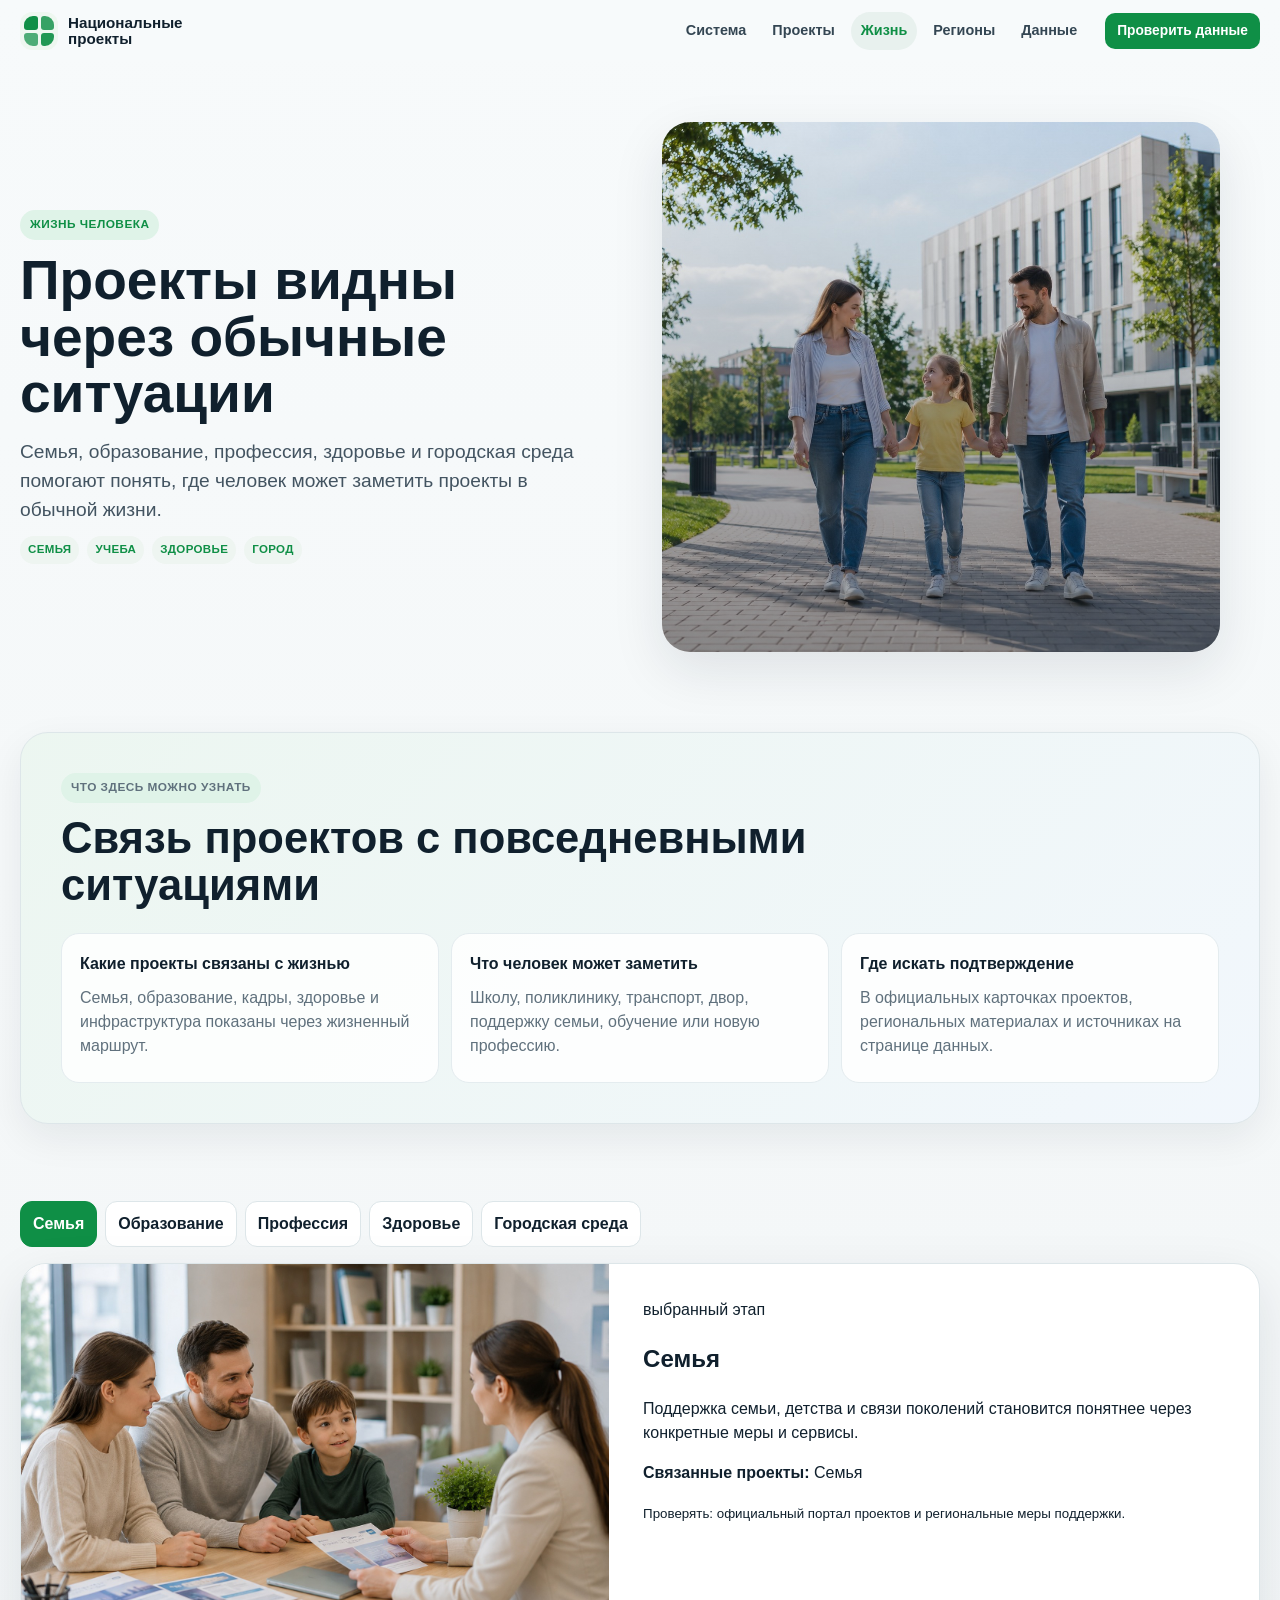
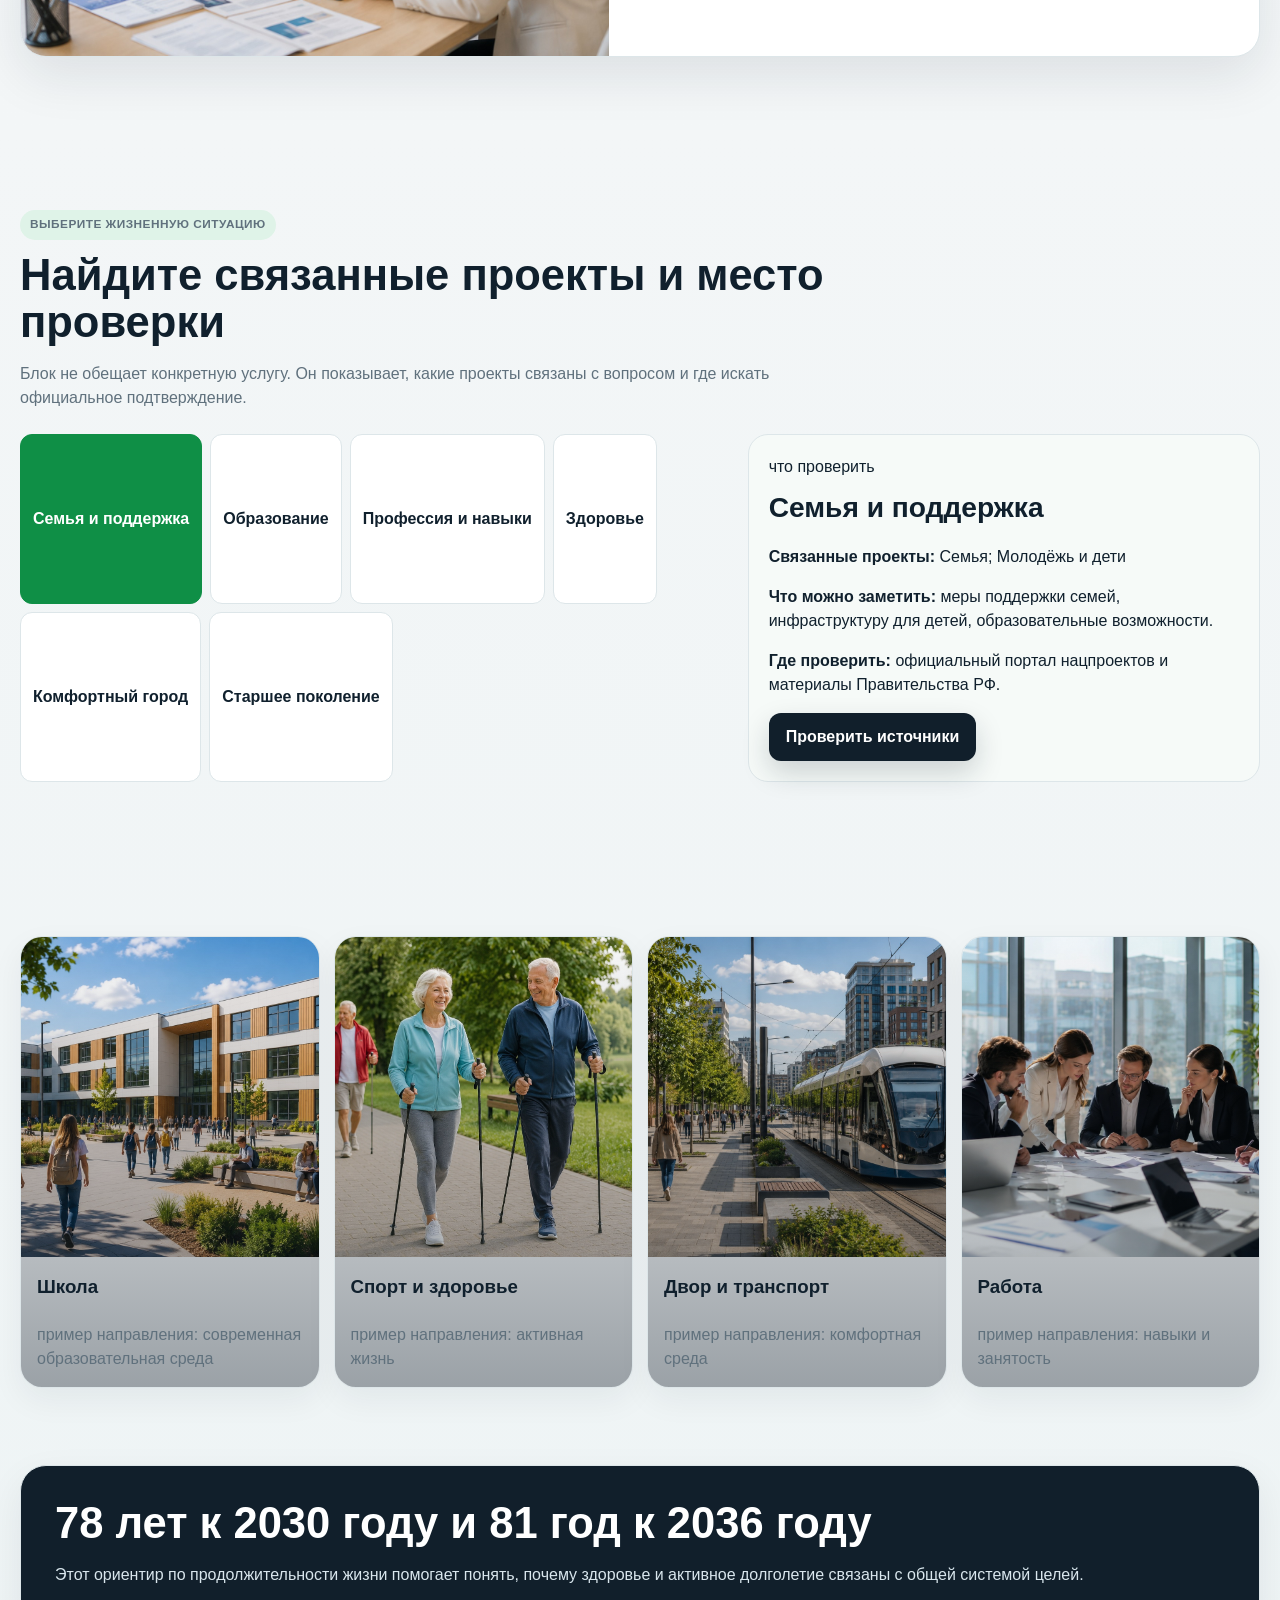
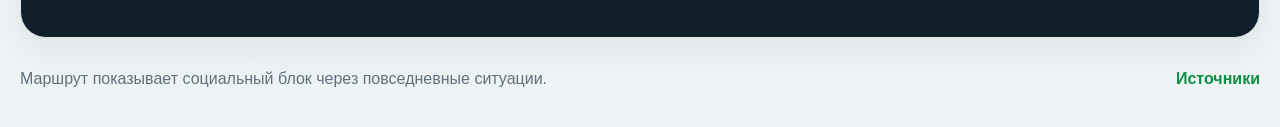
<file: pages/human.html>
<!DOCTYPE html>
<html lang="ru">
<head>
  <meta charset="UTF-8">
  <meta name="viewport" content="width=device-width, initial-scale=1.0">
  <title>Национальные проекты в жизни человека</title>
  <link rel="stylesheet" href="../css/style.css">
  <script src="../js/main.js" defer></script>
</head>
<body>
  <header class="site-header">
    <a class="brand" href="../index.html" aria-label="На главную">
      <span class="brand-mark" aria-hidden="true"><i></i><i></i><i></i><i></i></span>
      <span class="brand-text">Национальные<br>проекты</span>
    </a>
    <nav class="main-nav" aria-label="Основная навигация">
      <a href="system.html">Система</a>
      <a href="projects.html">Проекты</a>
      <a class="active" href="human.html">Жизнь</a>
      <a href="economy-regions.html">Регионы</a>
      <a href="data-sources.html">Данные</a>
    </nav>
    <a class="header-action" href="data-sources.html">Проверить данные</a>
  </header>

  <main>
    <section class="hero page-hero">
      <div class="hero-copy">
        <p class="eyebrow">Жизнь человека</p>
        <h1>Проекты видны через обычные ситуации</h1>
        <p class="lead">Семья, образование, профессия, здоровье и городская среда помогают понять, где человек может заметить проекты в обычной жизни.</p>
        <div class="tag-row"><span>семья</span><span>учеба</span><span>здоровье</span><span>город</span></div>
      </div>
      <figure class="media-frame hero-media">
        <img class="media-img" src="../assets/images/life-family.jpg" data-file="../assets/images/life-family.jpg" alt="Семья и городская среда">
      </figure>
    </section>

    <section class="section utility-panel">
      <div class="section-head">
        <p class="eyebrow">Что здесь можно узнать</p>
        <h2>Связь проектов с повседневными ситуациями</h2>
      </div>
      <div class="utility-grid">
        <article><strong>Какие проекты связаны с жизнью</strong><p>Семья, образование, кадры, здоровье и инфраструктура показаны через жизненный маршрут.</p></article>
        <article><strong>Что человек может заметить</strong><p>Школу, поликлинику, транспорт, двор, поддержку семьи, обучение или новую профессию.</p></article>
        <article><strong>Где искать подтверждение</strong><p>В официальных карточках проектов, региональных материалах и источниках на странице данных.</p></article>
      </div>
    </section>

    <section class="section route-section" data-life-route>
      <div class="route-tabs" aria-label="Этапы жизни">
        <button class="is-active" type="button" data-life-title="Семья" data-life-projects="Семья" data-life-image="../assets/images/family-support-service.jpg" data-life-text="Поддержка семьи, детства и связи поколений становится понятнее через конкретные меры и сервисы." data-life-verify="Проверять: официальный портал проектов и региональные меры поддержки.">Семья</button>
        <button type="button" data-life-title="Образование" data-life-projects="Молодёжь и дети" data-life-image="../assets/images/youth-children.jpg" data-life-text="Школа, колледж, университет и наставничество связывают личный выбор с возможностями развития." data-life-verify="Проверять: карточки проекта, материалы об образовательной инфраструктуре и региональные новости.">Образование</button>
        <button type="button" data-life-title="Профессия" data-life-projects="Кадры; экономика" data-life-image="../assets/images/life-career.jpg" data-life-text="Навыки, переобучение и рабочие места показывают связь человека с экономикой." data-life-verify="Проверять: материалы о проекте “Кадры”, рынке труда и мерах поддержки занятости.">Профессия</button>
        <button type="button" data-life-title="Здоровье" data-life-projects="Продолжительная и активная жизнь" data-life-image="../assets/images/health-technology-lab.jpg" data-life-text="Профилактика, первичное звено и реабилитация помогают увидеть практический смысл проекта." data-life-verify="Проверять: официальные материалы проекта и региональные данные здравоохранения.">Здоровье</button>
        <button type="button" data-life-title="Городская среда" data-life-projects="Инфраструктура для жизни" data-life-image="../assets/images/life-comfort-city.jpg" data-life-text="Двор, улица, транспорт и общественные пространства делают проекты заметными каждый день." data-life-verify="Проверять: региональные программы, паспорт проекта и муниципальные материалы.">Городская среда</button>
      </div>

      <article class="route-card">
        <img class="media-img" data-life-image-output src="../assets/images/family-support-service.jpg" data-file="../assets/images/family-support-service.jpg" alt="">
        <div>
          <span>выбранный этап</span>
          <h2 data-life-heading>Семья</h2>
          <p data-life-copy>Поддержка семьи, детства и связи поколений становится понятнее через конкретные меры и сервисы.</p>
          <p><strong>Связанные проекты:</strong> <span data-life-projects-output>Семья</span></p>
          <small data-life-verify-output>Проверять: официальный портал проектов и региональные меры поддержки.</small>
        </div>
      </article>
    </section>

    <section class="section">
      <div class="section-head">
        <p class="eyebrow">Выберите жизненную ситуацию</p>
        <h2>Найдите связанные проекты и место проверки</h2>
        <p>Блок не обещает конкретную услугу. Он показывает, какие проекты связаны с вопросом и где искать официальное подтверждение.</p>
      </div>
      <div class="quiz-layout" data-human-quiz>
        <div class="quiz-options">
          <button class="is-active" type="button" data-human-target="family">Семья и поддержка</button>
          <button type="button" data-human-target="education">Образование</button>
          <button type="button" data-human-target="career">Профессия и навыки</button>
          <button type="button" data-human-target="health">Здоровье</button>
          <button type="button" data-human-target="city">Комфортный город</button>
          <button type="button" data-human-target="senior">Старшее поколение</button>
        </div>
        <aside class="quiz-result">
          <span>что проверить</span>
          <h3 data-human-quiz-title>Семья и поддержка</h3>
          <p><strong>Связанные проекты:</strong> <span data-human-quiz-projects>Семья; Молодёжь и дети</span></p>
          <p><strong>Что можно заметить:</strong> <span data-human-quiz-text>меры поддержки семей, инфраструктуру для детей, образовательные возможности.</span></p>
          <p><strong>Где проверить:</strong> <span data-human-quiz-verify>официальный портал нацпроектов и материалы Правительства РФ.</span></p>
          <a class="button primary" data-human-quiz-link href="data-sources.html">Проверить источники</a>
        </aside>
      </div>
    </section>

    <section class="section story-strip">
      <article><img class="media-img" src="../assets/images/project-school.jpg" data-file="../assets/images/project-school.jpg" alt=""><h3>Школа</h3><p>пример направления: современная образовательная среда</p></article>
      <article><img class="media-img" src="../assets/images/active-senior-life.jpg" data-file="../assets/images/active-senior-life.jpg" alt=""><h3>Спорт и здоровье</h3><p>пример направления: активная жизнь</p></article>
      <article><img class="media-img" src="../assets/images/city-transport.jpg" data-file="../assets/images/city-transport.jpg" alt=""><h3>Двор и транспорт</h3><p>пример направления: комфортная среда</p></article>
      <article><img class="media-img" src="../assets/images/economy-business.jpg" data-file="../assets/images/economy-business.jpg" alt=""><h3>Работа</h3><p>пример направления: навыки и занятость</p></article>
    </section>

    <section class="section note-panel">
      <h2>78 лет к 2030 году и 81 год к 2036 году</h2>
      <p>Этот ориентир по продолжительности жизни помогает понять, почему здоровье и активное долголетие связаны с общей системой целей.</p>
    </section>
  </main>

  <footer class="site-footer">
    <p>Маршрут показывает социальный блок через повседневные ситуации.</p>
    <a href="data-sources.html">Источники</a>
  </footer>
</body>
</html>
</file>
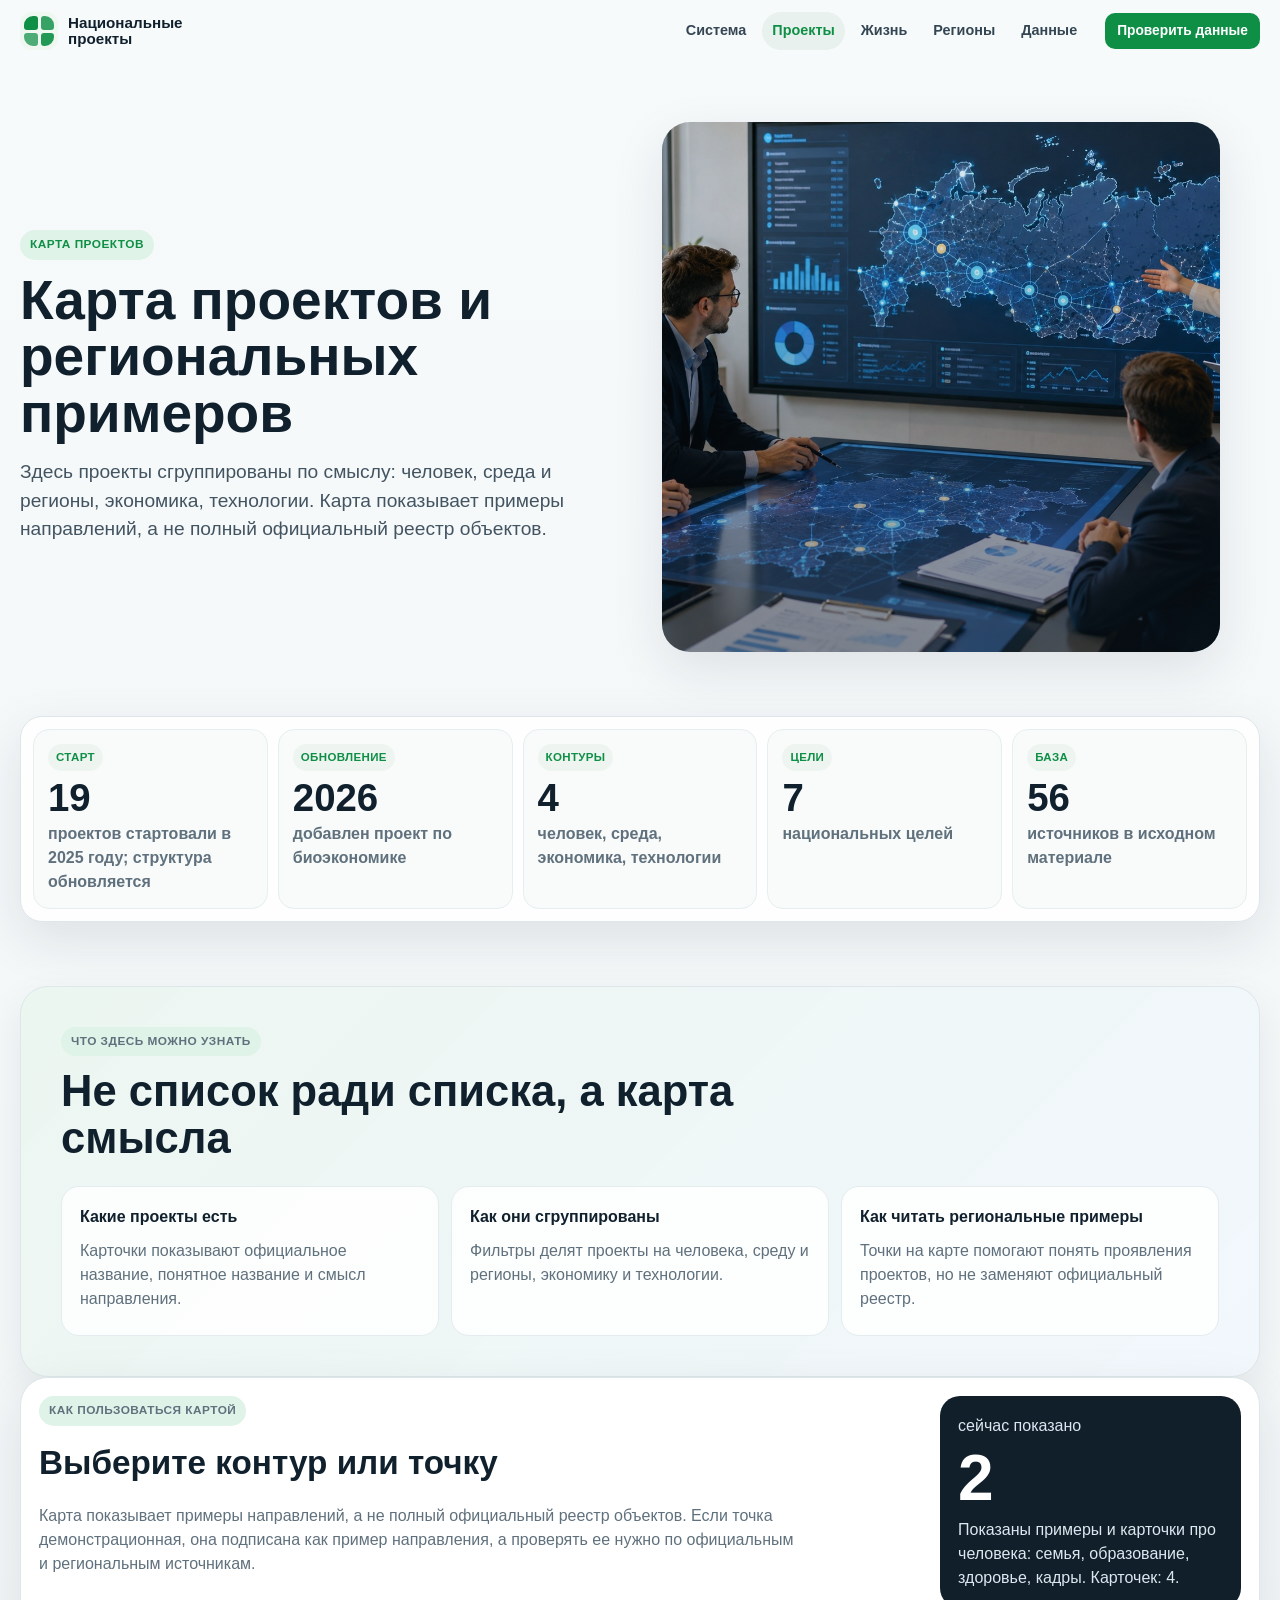
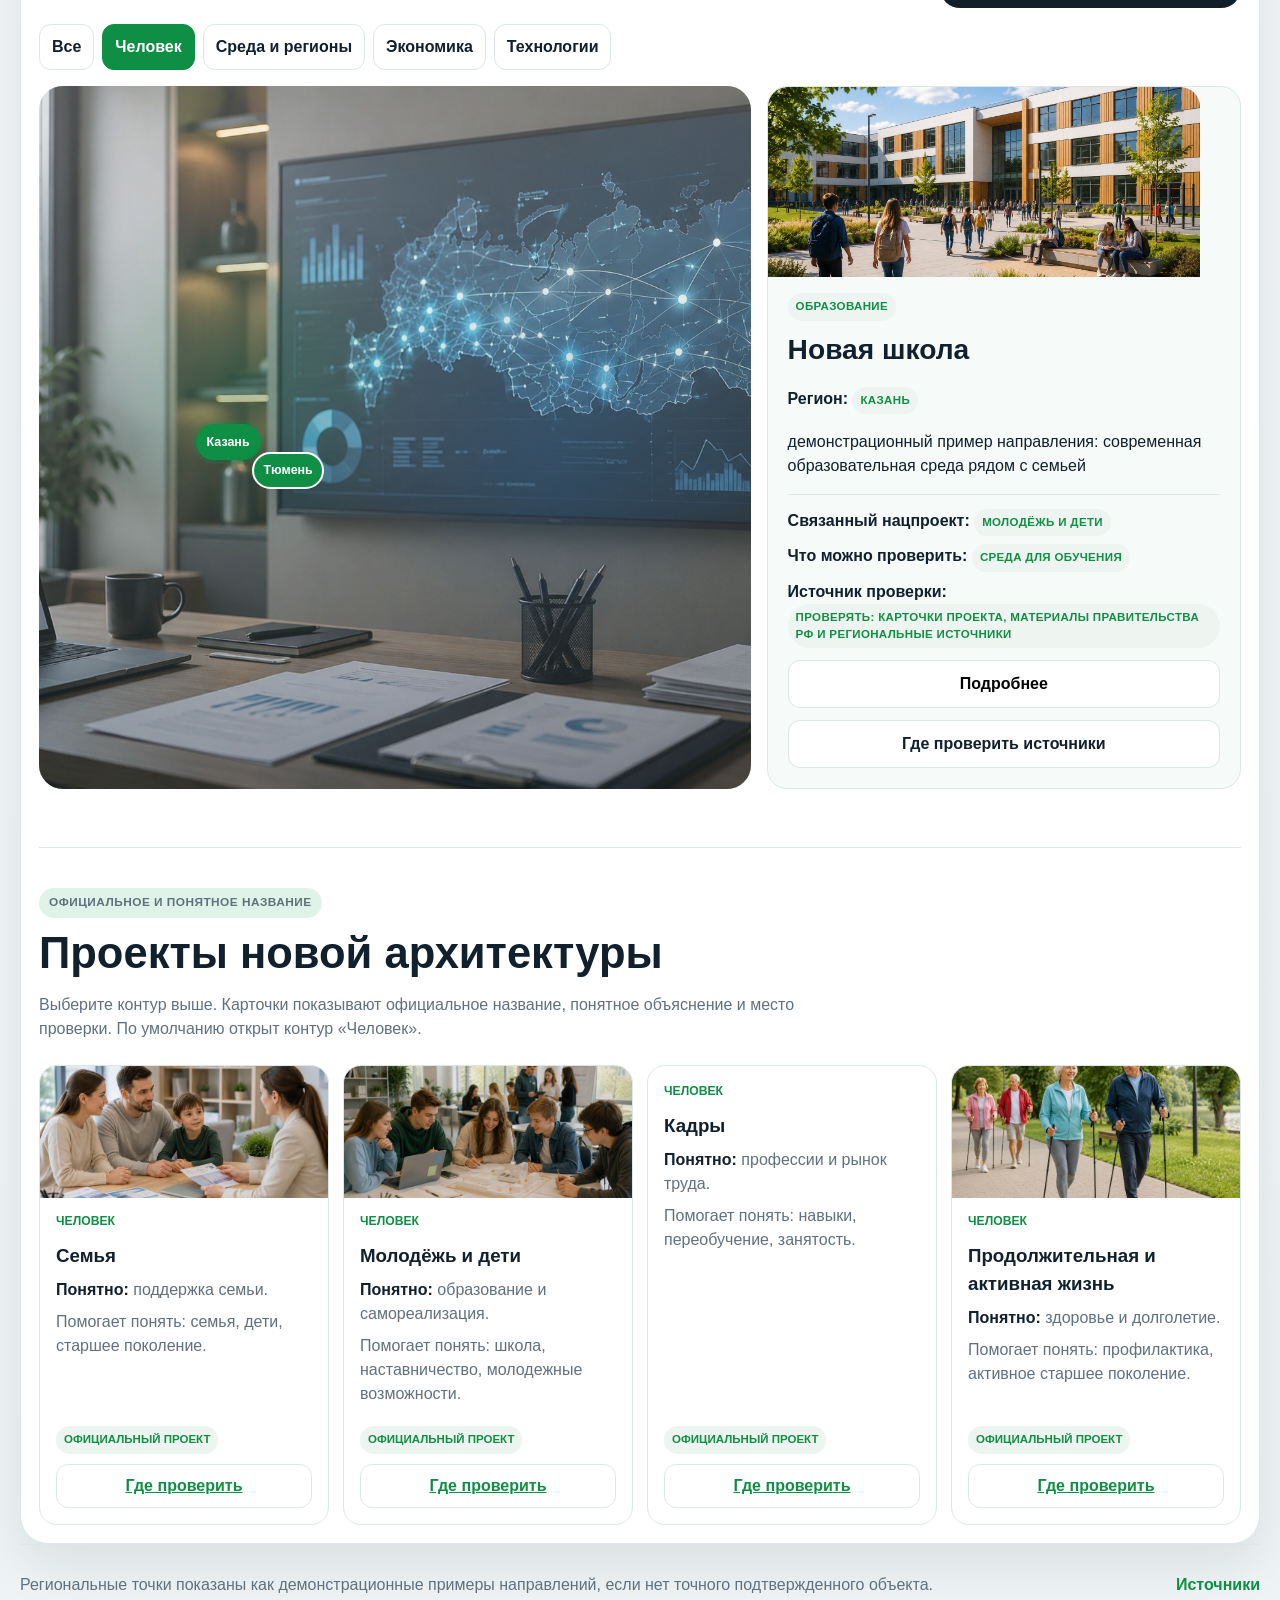
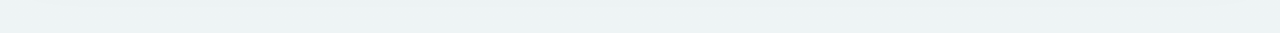
<file: pages/projects.html>
<!DOCTYPE html>
<html lang="ru">
<head>
  <meta charset="UTF-8">
  <meta name="viewport" content="width=device-width, initial-scale=1.0">
  <title>Карта национальных проектов</title>
  <link rel="stylesheet" href="../css/style.css">
  <script src="../js/main.js" defer></script>
</head>
<body>
  <header class="site-header">
    <a class="brand" href="../index.html" aria-label="На главную">
      <span class="brand-mark" aria-hidden="true"><i></i><i></i><i></i><i></i></span>
      <span class="brand-text">Национальные<br>проекты</span>
    </a>
    <nav class="main-nav" aria-label="Основная навигация">
      <a href="system.html">Система</a>
      <a class="active" href="projects.html">Проекты</a>
      <a href="human.html">Жизнь</a>
      <a href="economy-regions.html">Регионы</a>
      <a href="data-sources.html">Данные</a>
    </nav>
    <a class="header-action" href="data-sources.html">Проверить данные</a>
  </header>

  <main>
    <section class="hero page-hero">
      <div class="hero-copy">
        <p class="eyebrow">Карта проектов</p>
        <h1>Карта проектов и региональных примеров</h1>
        <p class="lead">Здесь проекты сгруппированы по смыслу: человек, среда и регионы, экономика, технологии. Карта показывает примеры направлений, а не полный официальный реестр объектов.</p>
      </div>
      <figure class="media-frame hero-media">
        <img class="media-img" src="../assets/images/projects-map-regions.jpg" data-file="../assets/images/projects-map-regions.jpg" alt="Карта регионов">
      </figure>
      <div class="hero-dashboard">
        <article><span>старт</span><strong>19</strong><p>проектов стартовали в 2025 году; структура обновляется</p></article>
        <article><span>обновление</span><strong>2026</strong><p>добавлен проект по биоэкономике</p></article>
        <article><span>контуры</span><strong>4</strong><p>человек, среда, экономика, технологии</p></article>
        <article><span>цели</span><strong>7</strong><p>национальных целей</p></article>
        <article><span>база</span><strong>56</strong><p>источников в исходном материале</p></article>
      </div>
    </section>

    <section class="section utility-panel">
      <div class="section-head">
        <p class="eyebrow">Что здесь можно узнать</p>
        <h2>Не список ради списка, а карта смысла</h2>
      </div>
      <div class="utility-grid">
        <article><strong>Какие проекты есть</strong><p>Карточки показывают официальное название, понятное название и смысл направления.</p></article>
        <article><strong>Как они сгруппированы</strong><p>Фильтры делят проекты на человека, среду и регионы, экономику и технологии.</p></article>
        <article><strong>Как читать региональные примеры</strong><p>Точки на карте помогают понять проявления проектов, но не заменяют официальный реестр.</p></article>
      </div>
    </section>

    <section class="section map-workspace" data-project-map>
      <div class="map-intro">
        <div>
          <p class="eyebrow">Как пользоваться картой</p>
          <h2>Выберите контур или точку</h2>
          <p>Карта показывает примеры направлений, а не полный официальный реестр объектов. Если точка демонстрационная, она подписана как пример направления, а проверять ее нужно по официальным и региональным источникам.</p>
        </div>
        <aside class="map-status" aria-live="polite">
          <span>сейчас показано</span>
          <strong data-project-count>2</strong>
          <p data-project-status>Показаны примеры и карточки про человека: семья, образование, здоровье, кадры. Карточек: 4.</p>
        </aside>
      </div>
      <div class="map-toolbar">
        <button type="button" data-project-filter="all">Все</button>
        <button class="is-active" type="button" data-project-filter="human">Человек</button>
        <button type="button" data-project-filter="regions">Среда и регионы</button>
        <button type="button" data-project-filter="economy">Экономика</button>
        <button type="button" data-project-filter="tech">Технологии</button>
      </div>

      <div class="map-layout">
        <div class="russia-map" aria-label="Стилизованная карта региональных примеров">
          <img class="media-img map-bg-image" src="../assets/images/russia-map-interface.jpg" data-file="../assets/images/russia-map-interface.jpg" alt="" aria-hidden="true">
          <button class="map-point human is-active" style="left:22%;top:48%" type="button" data-map-contour="human" data-map-title="Новая школа" data-map-region="Казань" data-map-direction="Образование" data-map-national="Молодёжь и дети" data-map-result="Среда для обучения" data-map-effect="демонстрационный пример направления: современная образовательная среда рядом с семьей" data-map-source="Проверять: карточки проекта, материалы Правительства РФ и региональные источники" data-map-detail="Смысл точки — показать, как проект про молодежь и детей можно читать через школьную инфраструктуру, наставничество и образовательную среду." data-map-image="../assets/images/project-school.jpg">Казань</button>
          <button class="map-point human" style="left:30%;top:52%" type="button" data-map-contour="human" data-map-title="Поликлиника" data-map-region="Тюмень" data-map-direction="Здравоохранение" data-map-national="Продолжительная и активная жизнь" data-map-result="Доступность помощи" data-map-effect="демонстрационный пример направления: первичная помощь, профилактика и маршрутизация пациента" data-map-source="Проверять: официальный паспорт проекта и региональные данные здравоохранения" data-map-detail="Смысл точки — связать здоровье не только с учреждением, но и с профилактикой, первичным звеном, реабилитацией и активным долголетием." data-map-image="../assets/images/project-hospital.jpg">Тюмень</button>
          <button class="map-point regions" style="left:44%;top:58%" type="button" data-map-contour="regions" data-map-title="Инфраструктурный мост" data-map-region="Красноярск" data-map-direction="Инфраструктура" data-map-national="Инфраструктура для жизни" data-map-result="Связность территории" data-map-effect="демонстрационный пример направления: мосты, дороги и маршруты связывают район с услугами и рынками" data-map-source="Проверять: проектные документы, региональные программы и бюджетные данные" data-map-detail="Смысл точки — показать инфраструктуру как связность территории: дорога или мост важны не сами по себе, а как доступ к услугам, рынкам и маршрутам." data-map-image="../assets/images/project-bridge.jpg">Красноярск</button>
          <button class="map-point economy" style="left:18%;top:64%" type="button" data-map-contour="economy" data-map-title="Агросектор" data-map-region="Краснодарский край" data-map-direction="Экономика и продовольствие" data-map-national="Эффективная и конкурентная экономика; Международная кооперация и экспорт; Технологическое обеспечение продовольственной безопасности" data-map-result="Производство и рынки" data-map-effect="демонстрационный пример направления: производство, переработка, логистика и экспорт" data-map-source="Проверять: материалы Правительства РФ, официальный портал проектов и бюджетные данные" data-map-detail="Смысл точки — показать, что агросектор связан не только с урожаем, но и с технологиями, переработкой, логистикой, экспортом и продовольственной безопасностью." data-map-image="../assets/images/economy-agriculture.jpg">Краснодар</button>
          <button class="map-point regions" style="left:14%;top:42%" type="button" data-map-contour="regions" data-map-title="Городской транспорт" data-map-region="Санкт-Петербург" data-map-direction="Городская среда" data-map-national="Инфраструктура для жизни; Эффективная транспортная система" data-map-result="Удобство передвижения" data-map-effect="демонстрационный пример направления: общественный транспорт, маршруты, улицы и комфортная среда" data-map-source="Проверять: региональные программы, паспорт проекта и официальные материалы" data-map-detail="Смысл точки — показать, как транспорт и городская среда вместе влияют на ежедневный маршрут человека." data-map-image="../assets/images/city-transport.jpg">СПб</button>
          <button class="map-point tech" style="left:52%;top:54%" type="button" data-map-contour="tech" data-map-title="Технологии и данные" data-map-region="Новосибирск" data-map-direction="Технологии" data-map-national="Экономика данных и цифровая трансформация государства; технологическое лидерство" data-map-result="Цифровые решения и кадры" data-map-effect="демонстрационный пример направления: сервисы, данные, исследовательские команды и технологические отрасли" data-map-source="Проверять: официальные проектные материалы, профильные ведомства и научную базу" data-map-detail="Смысл точки — показать, что данные, кадры, исследовательские команды и технологические отрасли образуют единый контур развития." data-map-image="../assets/images/technology-data-center.jpg">Новосибирск</button>
          <button class="map-point regions" style="left:76%;top:62%" type="button" data-map-contour="regions" data-map-title="Транспортная связность" data-map-region="Дальний Восток" data-map-direction="Транспорт" data-map-national="Эффективная транспортная система" data-map-result="Доступность территорий" data-map-effect="демонстрационный пример направления: дороги, логистика, связь населенных пунктов и рынков" data-map-source="Проверять: официальный проект, региональные источники и данные реализации" data-map-detail="Смысл точки — показать транспорт как артерии страны: связность важна для людей, бизнеса, туризма и региональной доступности." data-map-image="../assets/images/regions-infrastructure.jpg">ДВ</button>
        </div>

        <aside class="project-detail">
          <img class="media-img" data-project-image src="../assets/images/project-school.jpg" data-file="../assets/images/project-school.jpg" alt="">
          <span data-project-direction>Образование</span>
          <h3 data-project-title>Новая школа</h3>
          <p><strong>Регион:</strong> <span data-project-region>Казань</span></p>
          <p data-project-effect>демонстрационный пример направления: современная образовательная среда рядом с семьей</p>
          <div class="detail-meta">
            <p><strong>Связанный нацпроект:</strong> <span data-project-national>Молодёжь и дети</span></p>
            <p><strong>Что можно проверить:</strong> <span data-project-result>Среда для обучения</span></p>
            <p><strong>Источник проверки:</strong> <span data-project-source>Проверять: карточки проекта, материалы Правительства РФ и региональные источники</span></p>
          </div>
          <button class="button secondary" type="button" data-project-more-button>Подробнее</button>
          <p class="detail-note" data-project-more hidden>Смысл точки — показать, как проект про молодежь и детей можно читать через школьную инфраструктуру, наставничество и образовательную среду.</p>
          <a class="button secondary" data-project-link href="data-sources.html">Где проверить источники</a>
        </aside>
      </div>

      <section class="project-catalog">
        <div class="section-head">
          <p class="eyebrow">Официальное и понятное название</p>
          <h2>Проекты новой архитектуры</h2>
          <p>Выберите контур выше. Карточки показывают официальное название, понятное объяснение и место проверки. По умолчанию открыт контур «Человек».</p>
        </div>
        <div class="project-grid">
          <article class="project-tile project-card" data-project-contour="human"><div class="project-media"><img class="media-img" src="../assets/images/family-support-service.jpg" data-file="../assets/images/family-support-service.jpg" alt=""></div><span>человек</span><h3>Семья</h3><p><strong>Понятно:</strong> поддержка семьи.</p><p>Помогает понять: семья, дети, старшее поколение.</p><div class="project-card-footer"><em>официальный проект</em><a href="https://национальныепроекты.рф/new-projects/" target="_blank" rel="noopener">Где проверить</a></div></article>
          <article class="project-tile project-card" data-project-contour="human"><div class="project-media"><img class="media-img" src="../assets/images/youth-children.jpg" data-file="../assets/images/youth-children.jpg" alt=""></div><span>человек</span><h3>Молодёжь и дети</h3><p><strong>Понятно:</strong> образование и самореализация.</p><p>Помогает понять: школа, наставничество, молодежные возможности.</p><div class="project-card-footer"><em>официальный проект</em><a href="https://национальныепроекты.рф/new-projects/" target="_blank" rel="noopener">Где проверить</a></div></article>
          <article class="project-tile project-card" data-project-contour="human"><span>человек</span><h3>Кадры</h3><p><strong>Понятно:</strong> профессии и рынок труда.</p><p>Помогает понять: навыки, переобучение, занятость.</p><div class="project-card-footer"><em>официальный проект</em><a href="https://национальныепроекты.рф/new-projects/" target="_blank" rel="noopener">Где проверить</a></div></article>
          <article class="project-tile project-card" data-project-contour="human"><div class="project-media"><img class="media-img" src="../assets/images/active-senior-life.jpg" data-file="../assets/images/active-senior-life.jpg" alt=""></div><span>человек</span><h3>Продолжительная и активная жизнь</h3><p><strong>Понятно:</strong> здоровье и долголетие.</p><p>Помогает понять: профилактика, активное старшее поколение.</p><div class="project-card-footer"><em>официальный проект</em><a href="https://национальныепроекты.рф/new-projects/" target="_blank" rel="noopener">Где проверить</a></div></article>

          <article class="project-tile project-card" data-project-contour="regions"><span>среда и регионы</span><h3>Инфраструктура для жизни</h3><p><strong>Понятно:</strong> жилье, дороги, дворы.</p><p>Помогает понять: среду вокруг человека и связность территории.</p><div class="project-card-footer"><em>официальный проект</em><a href="https://национальныепроекты.рф/new-projects/" target="_blank" rel="noopener">Где проверить</a></div></article>
          <article class="project-tile project-card" data-project-contour="regions"><div class="project-media"><img class="media-img" src="../assets/images/ecology-recycling.jpg" data-file="../assets/images/ecology-recycling.jpg" alt=""></div><span>среда и регионы</span><h3>Экологическое благополучие</h3><p><strong>Понятно:</strong> чистая среда.</p><p>Помогает понять: отходы, вода, леса и экологические меры.</p><div class="project-card-footer"><em>официальный проект</em><a href="https://национальныепроекты.рф/new-projects/" target="_blank" rel="noopener">Где проверить</a></div></article>
          <article class="project-tile project-card" data-project-contour="regions"><div class="project-media"><img class="media-img" src="../assets/images/tourism-hospitality.jpg" data-file="../assets/images/tourism-hospitality.jpg" alt=""></div><span>среда и регионы</span><h3>Туризм и гостеприимство</h3><p><strong>Понятно:</strong> путешествия по России.</p><p>Помогает понять: маршруты, сервисы, региональную экономику.</p><div class="project-card-footer"><em>официальный проект</em><a href="https://национальныепроекты.рф/new-projects/" target="_blank" rel="noopener">Где проверить</a></div></article>
          <article class="project-tile project-card" data-project-contour="regions"><div class="project-media"><img class="media-img" src="../assets/images/transport-train.jpg" data-file="../assets/images/transport-train.jpg" alt=""></div><span>среда и регионы</span><h3>Эффективная транспортная система</h3><p><strong>Понятно:</strong> транспортные артерии.</p><p>Помогает понять: дороги, логистику, доступность территорий.</p><div class="project-card-footer"><em>официальный проект</em><a href="https://национальныепроекты.рф/new-projects/" target="_blank" rel="noopener">Где проверить</a></div></article>

          <article class="project-tile project-card" data-project-contour="economy"><span>экономика и данные</span><h3>Эффективная и конкурентная экономика</h3><p><strong>Понятно:</strong> бизнес и производительность.</p><p>Помогает понять: рабочие места, инвестиции, рост.</p><div class="project-card-footer"><em>официальный проект</em><a href="https://национальныепроекты.рф/new-projects/" target="_blank" rel="noopener">Где проверить</a></div></article>
          <article class="project-tile project-card" data-project-contour="economy"><span>экономика и данные</span><h3>Международная кооперация и экспорт</h3><p><strong>Понятно:</strong> экспорт.</p><p>Помогает понять: рынки, логистику, стандарты и производство.</p><div class="project-card-footer"><em>официальный проект</em><a href="https://национальныепроекты.рф/new-projects/" target="_blank" rel="noopener">Где проверить</a></div></article>
          <article class="project-tile project-card" data-project-contour="economy"><span>экономика и данные</span><h3>Экономика данных и цифровая трансформация государства</h3><p><strong>Понятно:</strong> экономика данных.</p><p>Помогает понять: цифровые сервисы, ИТ-кадры, безопасность.</p><div class="project-card-footer"><em>официальный проект</em><a href="https://национальныепроекты.рф/new-projects/" target="_blank" rel="noopener">Где проверить</a></div></article>

          <article class="project-tile project-card" data-project-contour="tech"><div class="project-media"><img class="media-img" src="../assets/images/modern-materials-lab.jpg" data-file="../assets/images/modern-materials-lab.jpg" alt=""></div><span>технологии</span><h3>Новые материалы и химия</h3><p><strong>Понятно:</strong> материалы и химия.</p><p>Помогает понять: основу промышленности и медицины.</p><div class="project-card-footer"><em>официальный проект</em><a href="https://национальныепроекты.рф/new-projects/" target="_blank" rel="noopener">Где проверить</a></div></article>
          <article class="project-tile project-card" data-project-contour="tech"><div class="project-media"><img class="media-img" src="../assets/images/machine-tools-factory.jpg" data-file="../assets/images/machine-tools-factory.jpg" alt=""></div><span>технологии</span><h3>Средства производства и автоматизации</h3><p><strong>Понятно:</strong> станки.</p><p>Помогает понять: оборудование, роботизацию, независимость.</p><div class="project-card-footer"><em>официальный проект</em><a href="https://национальныепроекты.рф/new-projects/" target="_blank" rel="noopener">Где проверить</a></div></article>
          <article class="project-tile project-card" data-project-contour="tech"><span>технологии</span><h3>Промышленное обеспечение транспортной мобильности</h3><p><strong>Понятно:</strong> производство транспорта.</p><p>Помогает понять: выпуск транспорта и комплектующих.</p><div class="project-card-footer"><em>официальный проект</em><a href="https://национальныепроекты.рф/new-projects/" target="_blank" rel="noopener">Где проверить</a></div></article>
          <article class="project-tile project-card" data-project-contour="tech"><span>технологии</span><h3>Беспилотные авиационные системы</h3><p><strong>Понятно:</strong> беспилотники.</p><p>Помогает понять: новую отрасль, кадры, регулирование.</p><div class="project-card-footer"><em>официальный проект</em><a href="https://национальныепроекты.рф/new-projects/" target="_blank" rel="noopener">Где проверить</a></div></article>
          <article class="project-tile project-card" data-project-contour="tech"><div class="project-media"><img class="media-img" src="../assets/images/space-technology.jpg" data-file="../assets/images/space-technology.jpg" alt=""></div><span>технологии</span><h3>Развитие космической деятельности</h3><p><strong>Понятно:</strong> космос.</p><p>Помогает понять: связь, навигацию, наблюдение, технологии.</p><div class="project-card-footer"><em>официальный проект</em><a href="https://национальныепроекты.рф/new-projects/" target="_blank" rel="noopener">Где проверить</a></div></article>
          <article class="project-tile project-card" data-project-contour="tech"><span>технологии</span><h3>Новые атомные и энергетические технологии</h3><p><strong>Понятно:</strong> новая энергетика.</p><p>Помогает понять: энергетический контур технологического суверенитета.</p><div class="project-card-footer"><em>официальный проект</em><a href="https://национальныепроекты.рф/new-projects/" target="_blank" rel="noopener">Где проверить</a></div></article>
          <article class="project-tile project-card" data-project-contour="tech"><div class="project-media"><img class="media-img" src="../assets/images/health-technology-lab.jpg" data-file="../assets/images/health-technology-lab.jpg" alt=""></div><span>технологии</span><h3>Новые технологии сбережения здоровья</h3><p><strong>Понятно:</strong> технологии здоровья.</p><p>Помогает понять: исследования, оборудование, диагностику.</p><div class="project-card-footer"><em>официальный проект</em><a href="https://национальныепроекты.рф/new-projects/" target="_blank" rel="noopener">Где проверить</a></div></article>
          <article class="project-tile project-card" data-project-contour="tech"><span>технологии</span><h3>Технологическое обеспечение продовольственной безопасности</h3><p><strong>Понятно:</strong> продовольственные технологии.</p><p>Помогает понять: селекцию, агротехнологии, переработку.</p><div class="project-card-footer"><em>официальный проект</em><a href="https://национальныепроекты.рф/new-projects/" target="_blank" rel="noopener">Где проверить</a></div></article>
          <article class="project-tile project-card" data-project-contour="tech"><span>технологии</span><h3>Технологическое обеспечение биоэкономики</h3><p><strong>Понятно:</strong> биоэкономика.</p><p>Помогает понять: обновление структуры проектов в 2026 году.</p><div class="project-card-footer"><em>официальный проект</em><a href="https://национальныепроекты.рф/new-projects/" target="_blank" rel="noopener">Где проверить</a></div></article>
        </div>
      </section>
    </section>
  </main>

  <footer class="site-footer">
    <p>Региональные точки показаны как демонстрационные примеры направлений, если нет точного подтвержденного объекта.</p>
    <a href="data-sources.html">Источники</a>
  </footer>
</body>
</html>
</file>
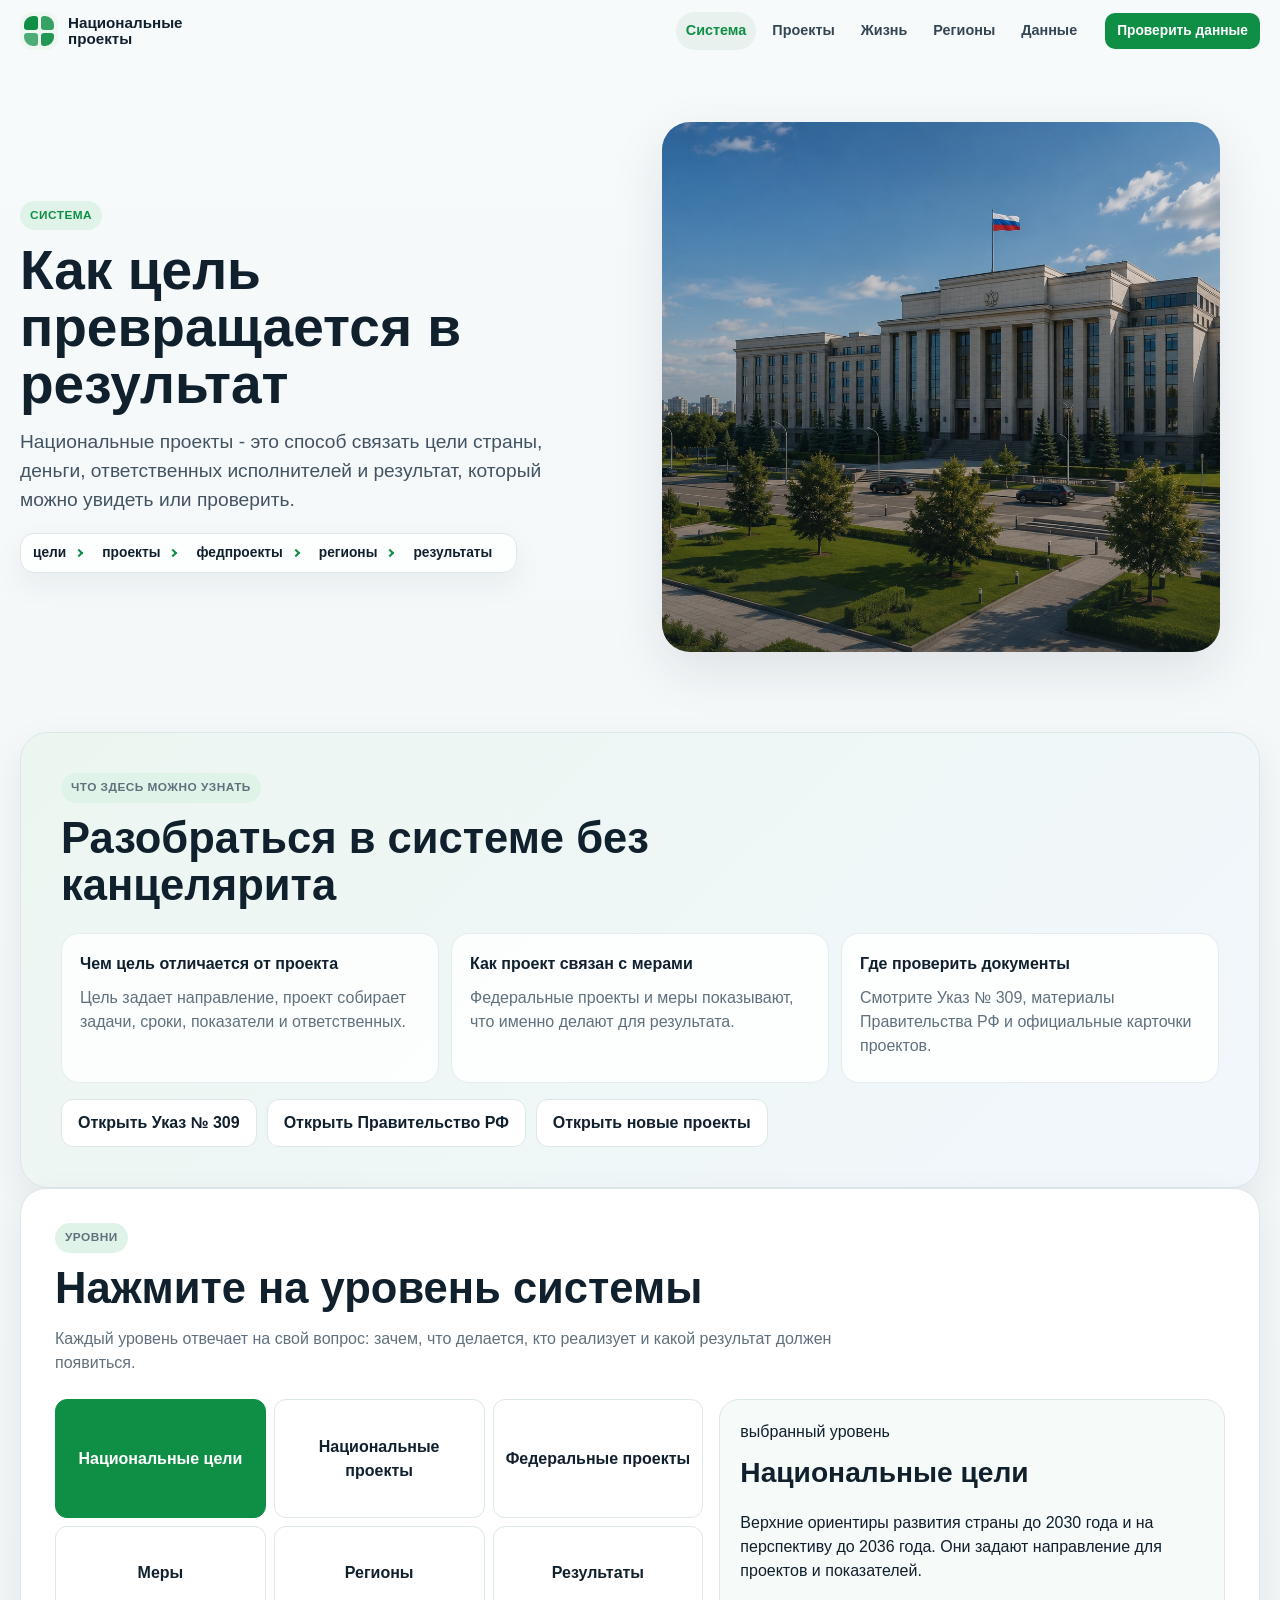
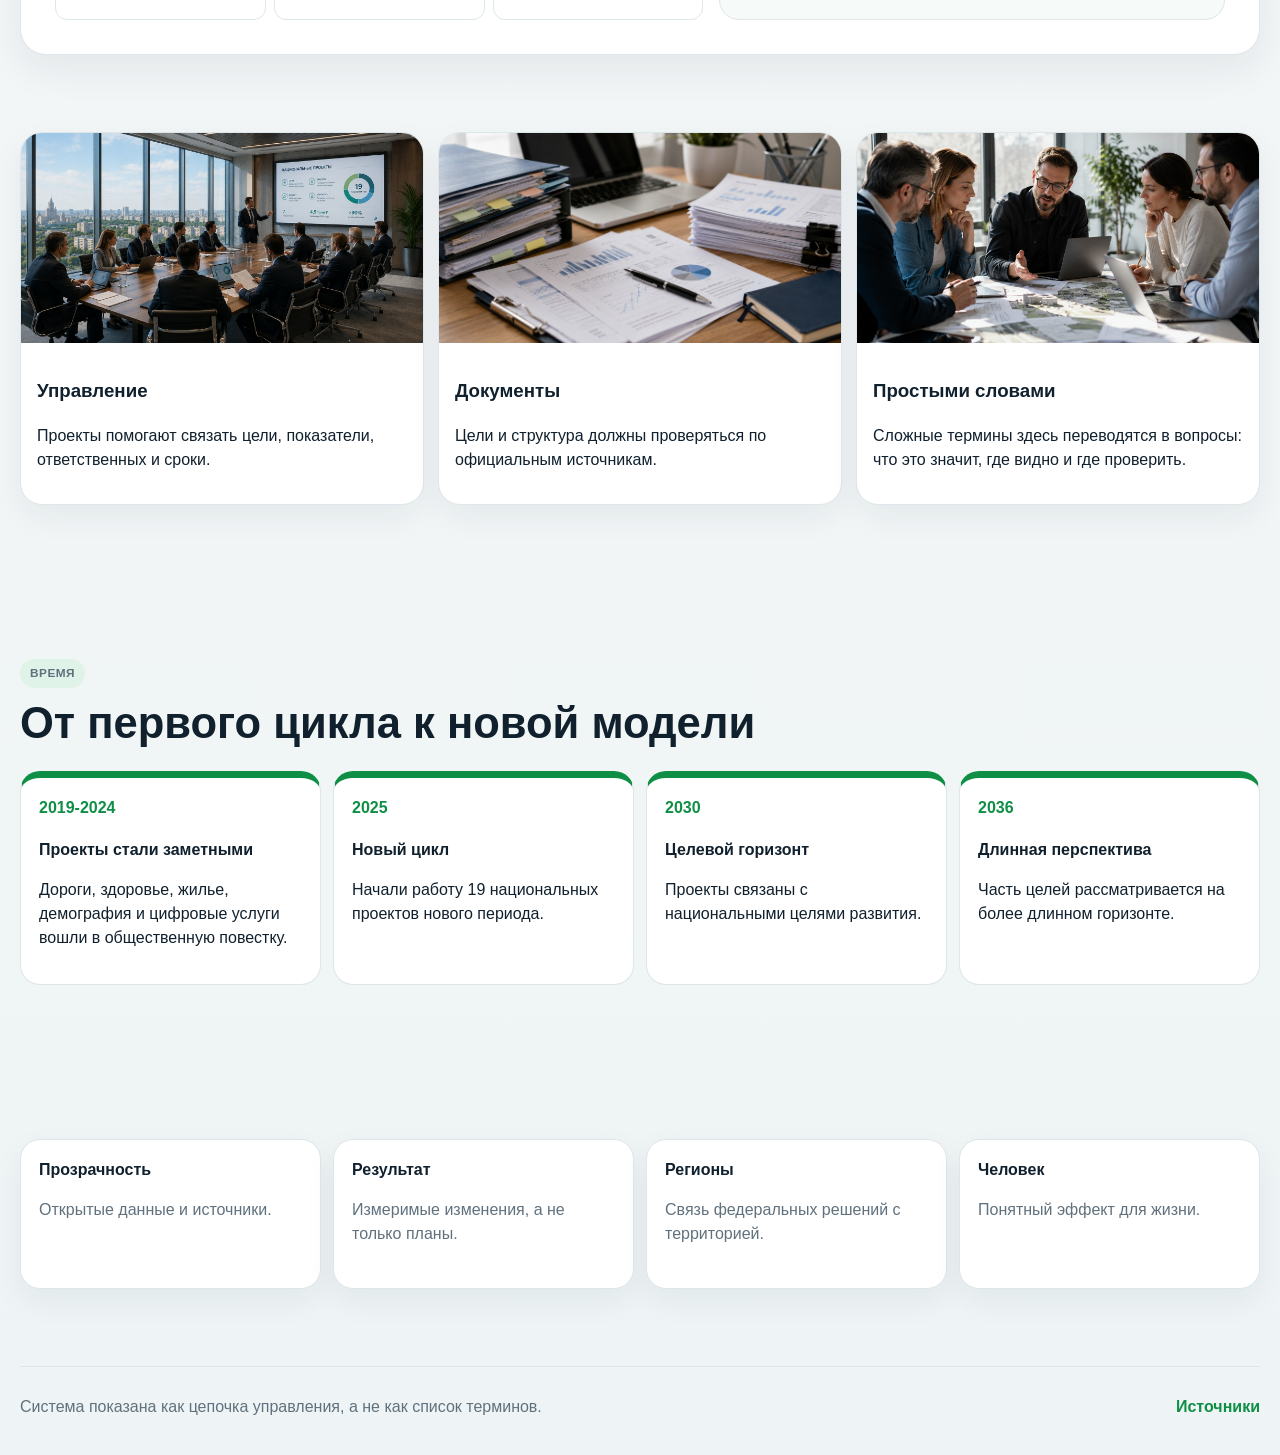
<file: pages/system.html>
<!DOCTYPE html>
<html lang="ru">
<head>
  <meta charset="UTF-8">
  <meta name="viewport" content="width=device-width, initial-scale=1.0">
  <title>Как устроена система национальных проектов</title>
  <link rel="stylesheet" href="../css/style.css">
  <script src="../js/main.js" defer></script>
</head>
<body>
  <header class="site-header">
    <a class="brand" href="../index.html" aria-label="На главную">
      <span class="brand-mark" aria-hidden="true"><i></i><i></i><i></i><i></i></span>
      <span class="brand-text">Национальные<br>проекты</span>
    </a>
    <nav class="main-nav" aria-label="Основная навигация">
      <a class="active" href="system.html">Система</a>
      <a href="projects.html">Проекты</a>
      <a href="human.html">Жизнь</a>
      <a href="economy-regions.html">Регионы</a>
      <a href="data-sources.html">Данные</a>
    </nav>
    <a class="header-action" href="data-sources.html">Проверить данные</a>
  </header>

  <main>
    <section class="hero page-hero">
      <div class="hero-copy">
        <p class="eyebrow">Система</p>
        <h1>Как цель превращается в результат</h1>
        <p class="lead">Национальные проекты - это способ связать цели страны, деньги, ответственных исполнителей и результат, который можно увидеть или проверить.</p>
        <div class="hero-path">
          <span>цели</span><span>проекты</span><span>федпроекты</span><span>регионы</span><span>результаты</span>
        </div>
      </div>
      <figure class="media-frame hero-media">
        <img class="media-img" src="../assets/images/system-government.jpg" data-file="../assets/images/system-government.jpg" alt="Здание государственного управления">
      </figure>
    </section>

    <section class="section utility-panel">
      <div class="section-head">
        <p class="eyebrow">Что здесь можно узнать</p>
        <h2>Разобраться в системе без канцелярита</h2>
      </div>
      <div class="utility-grid">
        <article><strong>Чем цель отличается от проекта</strong><p>Цель задает направление, проект собирает задачи, сроки, показатели и ответственных.</p></article>
        <article><strong>Как проект связан с мерами</strong><p>Федеральные проекты и меры показывают, что именно делают для результата.</p></article>
        <article><strong>Где проверить документы</strong><p>Смотрите Указ № 309, материалы Правительства РФ и официальные карточки проектов.</p></article>
      </div>
      <div class="source-actions">
        <a class="button secondary" href="https://kremlin.ru/events/president/news/73986" target="_blank" rel="noopener">Открыть Указ № 309</a>
        <a class="button secondary" href="https://government.ru/rugovclassifier/section/2641/" target="_blank" rel="noopener">Открыть Правительство РФ</a>
        <a class="button secondary" href="https://национальныепроекты.рф/new-projects/" target="_blank" rel="noopener">Открыть новые проекты</a>
      </div>
    </section>

    <section class="section interactive-card" data-system-levels>
      <div class="section-head">
        <p class="eyebrow">Уровни</p>
        <h2>Нажмите на уровень системы</h2>
        <p>Каждый уровень отвечает на свой вопрос: зачем, что делается, кто реализует и какой результат должен появиться.</p>
      </div>
      <div class="level-layout">
        <div class="level-list">
          <button class="is-active" type="button" data-level="goals" data-title="Национальные цели" data-text="Верхние ориентиры развития страны до 2030 года и на перспективу до 2036 года. Они задают направление для проектов и показателей.">Национальные цели</button>
          <button type="button" data-level="projects" data-title="Национальные проекты" data-text="Проектный контур, который связывает цель, задачи, показатели, бюджет и ответственных исполнителей.">Национальные проекты</button>
          <button type="button" data-level="federal" data-title="Федеральные проекты" data-text="Более конкретные направления внутри национального проекта. Они делают большую задачу управляемой.">Федеральные проекты</button>
          <button type="button" data-level="measures" data-title="Меры" data-text="То, что человек видит ближе всего: учреждение, дорога, сервис, поддержка семьи, диспансеризация или программа обучения.">Меры</button>
          <button type="button" data-level="regions" data-title="Регионы" data-text="Реализация зависит от территории: потребностей людей, инфраструктуры, экономики и управления на месте.">Регионы</button>
          <button type="button" data-level="results" data-title="Результаты" data-text="Итог должен быть понятным и проверяемым: что изменилось для человека, региона, экономики или отрасли.">Результаты</button>
        </div>
        <aside class="level-result">
          <span>выбранный уровень</span>
          <h3 data-level-title>Национальные цели</h3>
          <p data-level-text>Верхние ориентиры развития страны до 2030 года и на перспективу до 2036 года. Они задают направление для проектов и показателей.</p>
        </aside>
      </div>
    </section>

    <section class="section meaning-grid">
      <article>
        <img class="media-img" src="../assets/images/system-management.jpg" data-file="../assets/images/system-management.jpg" alt="">
        <div><h3>Управление</h3><p>Проекты помогают связать цели, показатели, ответственных и сроки.</p></div>
      </article>
      <article>
        <img class="media-img" src="../assets/images/system-documents.jpg" data-file="../assets/images/system-documents.jpg" alt="">
        <div><h3>Документы</h3><p>Цели и структура должны проверяться по официальным источникам.</p></div>
      </article>
      <article>
        <img class="media-img" src="../assets/images/people-meeting.jpg" data-file="../assets/images/people-meeting.jpg" alt="">
        <div><h3>Простыми словами</h3><p>Сложные термины здесь переводятся в вопросы: что это значит, где видно и где проверить.</p></div>
      </article>
    </section>

    <section class="section timeline-section">
      <div class="section-head">
        <p class="eyebrow">Время</p>
        <h2>От первого цикла к новой модели</h2>
      </div>
      <div class="timeline">
        <article><span>2019-2024</span><strong>Проекты стали заметными</strong><p>Дороги, здоровье, жилье, демография и цифровые услуги вошли в общественную повестку.</p></article>
        <article><span>2025</span><strong>Новый цикл</strong><p>Начали работу 19 национальных проектов нового периода.</p></article>
        <article><span>2030</span><strong>Целевой горизонт</strong><p>Проекты связаны с национальными целями развития.</p></article>
        <article><span>2036</span><strong>Длинная перспектива</strong><p>Часть целей рассматривается на более длинном горизонте.</p></article>
      </div>
    </section>

    <section class="section principles">
      <article><strong>Прозрачность</strong><p>Открытые данные и источники.</p></article>
      <article><strong>Результат</strong><p>Измеримые изменения, а не только планы.</p></article>
      <article><strong>Регионы</strong><p>Связь федеральных решений с территорией.</p></article>
      <article><strong>Человек</strong><p>Понятный эффект для жизни.</p></article>
    </section>
  </main>

  <footer class="site-footer">
    <p>Система показана как цепочка управления, а не как список терминов.</p>
    <a href="data-sources.html">Источники</a>
  </footer>
</body>
</html>
</file>
<file: css/style.css>
:root {
  --ink: #10202d;
  --muted: #60717d;
  --bg: #f3f6f7;
  --paper: #ffffff;
  --line: #dde6e9;
  --green: #0f8f46;
  --green-2: #dff3e8;
  --blue: #1c77d4;
  --dark: #111f2b;
  --gold: #e7a02f;
  --red: #d9574f;
  --shadow: 0 18px 52px rgba(16, 32, 45, .10);
  --radius: 18px;
}

*,
*::before,
*::after {
  box-sizing: border-box;
}

html {
  scroll-behavior: smooth;
}

body {
  margin: 0;
  min-width: 0;
  overflow-x: hidden;
  color: var(--ink);
  background: linear-gradient(180deg, #f7fafb 0, var(--bg) 52%, #eef4f5 100%);
  font-family: Arial, Helvetica, sans-serif;
  line-height: 1.5;
}

img {
  display: block;
  max-width: 100%;
}

a {
  color: inherit;
}

h1,
h2,
h3,
p {
  overflow-wrap: normal;
  word-break: normal;
  hyphens: none;
}

.site-header {
  position: sticky;
  top: 0;
  z-index: 50;
  width: min(1240px, calc(100% - 32px));
  min-height: 62px;
  margin: 0 auto;
  display: grid;
  grid-template-columns: auto minmax(0, 1fr) auto;
  gap: 18px;
  align-items: center;
  padding: 10px 0;
  background: rgba(247, 250, 251, .92);
  backdrop-filter: blur(16px);
}

.brand,
.main-nav a,
.header-action,
.button,
.photo-card,
.site-footer a {
  text-decoration: none;
}

.brand {
  display: inline-flex;
  align-items: center;
  gap: 10px;
  min-width: max-content;
  font-weight: 900;
}

.brand-mark {
  width: 38px;
  height: 38px;
  display: grid;
  grid-template-columns: repeat(2, 1fr);
  gap: 3px;
  padding: 4px;
  border-radius: 12px;
  background: #eef7f0;
}

.brand-mark i {
  display: block;
  background: var(--green);
}

.brand-mark i:nth-child(1) { border-radius: 9px 3px 3px 3px; }
.brand-mark i:nth-child(2) { border-radius: 3px 9px 3px 3px; opacity: .82; }
.brand-mark i:nth-child(3) { border-radius: 3px 3px 3px 9px; opacity: .72; }
.brand-mark i:nth-child(4) { border-radius: 3px 3px 9px 3px; opacity: .92; }

.brand-text {
  font-size: .95rem;
  line-height: 1.05;
}

.main-nav {
  display: flex;
  justify-content: flex-end;
  flex-wrap: wrap;
  gap: 6px;
}

.main-nav a {
  min-height: 34px;
  display: inline-flex;
  align-items: center;
  padding: 8px 10px;
  border-radius: 999px;
  color: #344653;
  font-size: .9rem;
  font-weight: 800;
}

.main-nav a:hover,
.main-nav a.active {
  background: #e8f1ee;
  color: var(--green);
}

.header-action {
  min-height: 36px;
  display: inline-flex;
  align-items: center;
  justify-content: center;
  padding: 8px 12px;
  border-radius: 10px;
  background: var(--green);
  color: #fff;
  font-size: .86rem;
  font-weight: 900;
}

.hero,
.section,
.site-footer {
  width: min(1240px, calc(100% - 32px));
  margin-inline: auto;
}

.hero {
  display: grid;
  grid-template-columns: minmax(0, .93fr) minmax(430px, 1.07fr);
  gap: clamp(22px, 4vw, 48px);
  align-items: center;
  padding: clamp(22px, 4vw, 44px) 0 clamp(38px, 5vw, 64px);
}

.home-hero {
  min-height: min(680px, calc(100vh - 62px));
}

.page-hero {
  min-height: 480px;
}

.hero-copy {
  min-width: 0;
}

.eyebrow {
  width: fit-content;
  margin: 0 0 12px;
  padding: 6px 10px;
  border-radius: 999px;
  background: var(--green-2);
  color: var(--green);
  font-size: .74rem;
  font-weight: 900;
  letter-spacing: .04em;
  text-transform: uppercase;
}

h1 {
  max-width: 780px;
  margin: 0;
  font-size: clamp(2.35rem, 4.3vw, 4.45rem);
  line-height: 1.03;
  letter-spacing: 0;
}

.lead {
  max-width: 680px;
  margin: 16px 0 0;
  color: #435461;
  font-size: clamp(1.04rem, 1.5vw, 1.25rem);
}

.hero-path,
.tag-row,
.button-row {
  display: flex;
  flex-wrap: wrap;
  gap: 8px;
}

.hero-path {
  width: fit-content;
  max-width: 100%;
  margin-top: 18px;
  overflow: hidden;
  gap: 0;
  border: 1px solid var(--line);
  border-radius: 14px;
  background: rgba(255, 255, 255, .82);
  box-shadow: 0 12px 30px rgba(16, 32, 45, .06);
}

.hero-path span {
  position: relative;
  padding: 9px 24px 9px 12px;
  font-size: .86rem;
  font-weight: 900;
  white-space: nowrap;
}

.hero-path span:not(:last-child)::after {
  content: "";
  position: absolute;
  top: 50%;
  right: 8px;
  width: 6px;
  height: 6px;
  border-top: 2px solid var(--green);
  border-right: 2px solid var(--green);
  transform: translateY(-50%) rotate(45deg);
}

.tag-row {
  margin-top: 12px;
}

.tag-row span,
.image-story span,
.data-panel span,
.hero-dashboard span,
.source-card span,
.project-detail span,
.fact-passport span,
.layer-card span {
  display: inline-flex;
  width: fit-content;
  align-items: center;
  min-height: 24px;
  padding: 5px 8px;
  border-radius: 999px;
  background: #eef5f1;
  color: var(--green);
  font-size: .72rem;
  font-weight: 900;
  letter-spacing: .03em;
  text-transform: uppercase;
}

.button-row {
  margin-top: 22px;
}

.button {
  min-height: 44px;
  display: inline-flex;
  align-items: center;
  justify-content: center;
  padding: 11px 16px;
  border-radius: 12px;
  border: 1px solid transparent;
  font-weight: 900;
  transition: transform .18s ease, box-shadow .18s ease, background .18s ease;
}

.button:hover {
  transform: translateY(-2px);
}

.button:focus-visible,
.photo-card:focus-visible,
.main-nav a:focus-visible,
.header-action:focus-visible,
.site-footer a:focus-visible,
button:focus-visible,
select:focus-visible {
  outline: 3px solid rgba(28, 119, 212, .38);
  outline-offset: 3px;
}

.button.primary {
  background: var(--dark);
  color: #fff;
  box-shadow: 0 12px 28px rgba(16, 32, 45, .18);
}

.button.secondary {
  background: #fff;
  border-color: var(--line);
}

.button.secondary:hover {
  border-color: var(--green);
  color: var(--green);
  box-shadow: 0 10px 26px rgba(16, 32, 45, .10);
}

.media-frame,
.card-image,
.image-story,
.route-card,
.source-card,
.sector-grid article,
.story-strip article {
  position: relative;
  overflow: hidden;
  background: linear-gradient(135deg, #dfe9ee, #edf4f1);
}

.media-img {
  width: 100%;
  height: 100%;
  min-height: inherit;
  object-fit: cover;
  object-position: center;
  transition: transform .28s ease;
}

.media-img:not([src]) {
  display: none;
}

.media-frame::after,
.card-image::after,
.image-story::after,
.route-card::after,
.source-card::after,
.sector-grid article::after,
.story-strip article::after {
  content: "";
  position: absolute;
  inset: 0;
  pointer-events: none;
  background: linear-gradient(180deg, rgba(16, 32, 45, .02), rgba(16, 32, 45, .42));
}

.hero-media {
  min-height: clamp(350px, 42vw, 530px);
  border-radius: 28px;
  box-shadow: var(--shadow);
}

.hero-media figcaption {
  position: absolute;
  z-index: 2;
  left: 18px;
  right: 18px;
  bottom: 18px;
  padding: 16px;
  border-radius: 16px;
  color: #fff;
  background: rgba(16, 32, 45, .72);
  backdrop-filter: blur(12px);
}

.hero-media figcaption span {
  display: inline-flex;
  padding: 5px 8px;
  border-radius: 999px;
  background: #fff;
  color: var(--dark);
  font-size: .72rem;
  font-weight: 900;
  text-transform: uppercase;
}

.hero-media figcaption strong {
  display: block;
  margin-top: 8px;
  font-size: 1.2rem;
}

.hero-dashboard {
  grid-column: 1 / -1;
  display: grid;
  grid-template-columns: repeat(5, minmax(0, 1fr));
  gap: 10px;
  padding: 12px;
  border: 1px solid var(--line);
  border-radius: 22px;
  background: rgba(255, 255, 255, .88);
  box-shadow: var(--shadow);
}

.hero-dashboard article {
  min-height: 112px;
  padding: 14px;
  border-radius: 16px;
  background: #f8fbfa;
  border: 1px solid #e6eef0;
}

.hero-dashboard strong {
  display: block;
  margin: 8px 0 4px;
  font-size: clamp(1.8rem, 3vw, 3.2rem);
  line-height: 1;
}

.hero-dashboard p {
  margin: 0;
  color: var(--muted);
  font-weight: 800;
}

.section {
  padding: clamp(46px, 6vw, 78px) 0;
}

.section-head {
  max-width: 830px;
  margin-bottom: 24px;
}

.section-head h2,
.content-panel h2,
.note-panel h2 {
  margin: 0;
  font-size: clamp(1.9rem, 3.4vw, 3.35rem);
  line-height: 1.08;
}

.section-head p,
.content-panel p,
.note-panel p {
  color: var(--muted);
}

.portal-grid {
  display: grid;
  grid-template-columns: repeat(5, minmax(0, 1fr));
  gap: 14px;
}

.photo-card {
  min-height: 340px;
  display: flex;
  flex-direction: column;
  overflow: hidden;
  border-radius: 22px;
  background: var(--paper);
  border: 1px solid var(--line);
  box-shadow: 0 14px 38px rgba(16, 32, 45, .07);
  transition: transform .18s ease, box-shadow .18s ease;
}

.photo-card:hover {
  transform: translateY(-4px);
  box-shadow: var(--shadow);
}

.photo-card:hover .media-img,
.image-story:hover .media-img {
  transform: scale(1.045);
}

.card-image {
  min-height: 170px;
  display: block;
}

.card-body {
  display: flex;
  flex-direction: column;
  flex: 1;
  padding: 16px;
}

.card-body strong {
  font-size: 1.2rem;
}

.card-body em {
  margin-top: 8px;
  color: var(--muted);
  font-style: normal;
}

.card-link {
  margin-top: auto;
  padding-top: 18px;
  color: var(--green);
  font-weight: 900;
}

.card-cta {
  width: 100%;
  margin-top: auto;
  padding-top: 11px;
}

.dark-section {
  width: min(1240px, calc(100% - 32px));
  padding: clamp(46px, 6vw, 78px) clamp(16px, 3vw, 24px);
  border-radius: 30px;
  color: #fff;
  background: var(--dark);
  box-shadow: var(--shadow);
}

.dark-section .section-head h2,
.dark-section .section-head p {
  color: #fff;
}

.life-grid {
  display: grid;
  grid-template-columns: repeat(4, minmax(0, 1fr));
  gap: 14px;
}

.image-story {
  min-height: 390px;
  display: flex;
  align-items: flex-end;
  border-radius: 22px;
  color: #fff;
}

.image-story .media-img {
  position: absolute;
  inset: 0;
}

.image-story::after {
  background: linear-gradient(180deg, transparent 25%, rgba(12, 25, 36, .86));
}

.image-story div {
  position: relative;
  z-index: 2;
  padding: 16px;
}

.image-story span {
  background: rgba(255, 255, 255, .9);
}

.image-story h3 {
  margin: 12px 0 0;
  font-size: 1.28rem;
  line-height: 1.16;
}

.split-section {
  display: grid;
  grid-template-columns: minmax(0, 1.05fr) minmax(320px, .95fr);
  gap: 18px;
  align-items: stretch;
}

.side-media {
  min-height: 430px;
  border-radius: 26px;
  box-shadow: var(--shadow);
}

.content-panel,
.interactive-card,
.note-panel,
.quiz-section {
  padding: clamp(22px, 4vw, 34px);
  border-radius: 26px;
  background: var(--paper);
  border: 1px solid var(--line);
  box-shadow: 0 14px 38px rgba(16, 32, 45, .07);
}

.check-list {
  display: grid;
  gap: 10px;
  margin-top: 20px;
}

.check-list p {
  margin: 0;
  padding: 14px;
  border-radius: 14px;
  background: #f4f8f7;
}

.check-list strong,
.check-list span {
  display: block;
}

.check-list span {
  color: var(--muted);
}

.utility-panel {
  padding: clamp(26px, 4vw, 40px);
  border-radius: 28px;
  background:
    linear-gradient(135deg, rgba(15, 143, 70, .08), rgba(28, 119, 212, .06)),
    #fff;
  border: 1px solid var(--line);
  box-shadow: 0 14px 38px rgba(16, 32, 45, .07);
}

.utility-grid {
  display: grid;
  grid-template-columns: repeat(3, minmax(0, 1fr));
  gap: 12px;
}

.utility-grid article {
  min-height: 150px;
  padding: 18px;
  border-radius: 18px;
  background: rgba(255, 255, 255, .86);
  border: 1px solid #e4ecef;
}

.utility-grid strong,
.utility-grid p {
  display: block;
  margin: 0;
}

.utility-grid p {
  margin-top: 10px;
  color: var(--muted);
}

.quiz-layout {
  display: grid;
  grid-template-columns: minmax(0, 1fr) minmax(300px, .72fr);
  gap: 16px;
}

.quiz-options,
.level-list,
.layer-tabs,
.source-toolbar,
.fact-tabs,
.route-tabs,
.map-toolbar {
  display: flex;
  flex-wrap: wrap;
  gap: 8px;
}

button,
select {
  font: inherit;
}

.quiz-options button,
.level-list button,
.layer-tabs button,
.source-toolbar button,
.fact-tabs button,
.route-tabs button,
.map-toolbar button {
  min-height: 42px;
  padding: 10px 12px;
  border: 1px solid var(--line);
  border-radius: 12px;
  background: #fff;
  color: var(--ink);
  font-weight: 900;
  cursor: pointer;
}

button.is-active,
button:hover {
  background: var(--green);
  border-color: var(--green);
  color: #fff;
}

.quiz-result,
.level-result,
.project-detail,
.fact-passport {
  padding: 20px;
  border-radius: 20px;
  background: #f6faf8;
  border: 1px solid var(--line);
}

.quiz-result h3,
.level-result h3,
.project-detail h2,
.project-detail h3,
.fact-passport h3 {
  margin: 8px 0;
  font-size: clamp(1.35rem, 2.2vw, 2rem);
}

.thesis-grid,
.principles,
.region-result,
.value-chain {
  display: grid;
  grid-template-columns: repeat(4, minmax(0, 1fr));
  gap: 12px;
}

.thesis-grid article,
.principles article,
.region-result article,
.value-chain div {
  min-height: 150px;
  padding: 18px;
  border-radius: 20px;
  background: var(--paper);
  border: 1px solid var(--line);
  box-shadow: 0 12px 32px rgba(16, 32, 45, .06);
}

.thesis-grid strong,
.principles strong,
.region-result strong,
.value-chain strong,
.value-chain span {
  display: block;
}

.thesis-grid p,
.principles p,
.region-result span,
.value-chain span {
  color: var(--muted);
}

.level-layout,
.fact-layout {
  display: grid;
  grid-template-columns: minmax(0, 1fr) minmax(320px, .78fr);
  gap: 16px;
}

.level-list {
  display: grid;
  grid-template-columns: repeat(3, minmax(0, 1fr));
}

.meaning-grid,
.story-strip,
.sector-grid,
.source-grid,
.project-grid {
  display: grid;
  gap: 14px;
}

.meaning-grid {
  grid-template-columns: repeat(3, minmax(0, 1fr));
}

.meaning-grid article {
  overflow: hidden;
  border-radius: 22px;
  background: var(--paper);
  border: 1px solid var(--line);
  box-shadow: 0 12px 32px rgba(16, 32, 45, .06);
}

.meaning-grid img {
  height: 210px;
}

.meaning-grid div {
  padding: 16px;
}

.timeline {
  display: grid;
  grid-template-columns: repeat(4, minmax(0, 1fr));
  gap: 12px;
}

.timeline article {
  min-height: 210px;
  padding: 18px;
  border-radius: 20px;
  background: #fff;
  border: 1px solid var(--line);
  border-top: 7px solid var(--green);
}

.timeline span {
  color: var(--green);
  font-weight: 900;
}

.timeline strong {
  display: block;
  margin: 18px 0 8px;
}

.map-workspace {
  padding: 18px;
  border-radius: 28px;
  background: #fff;
  border: 1px solid var(--line);
  box-shadow: var(--shadow);
}

.map-intro {
  display: grid;
  grid-template-columns: minmax(0, 1fr) minmax(220px, .34fr);
  gap: 16px;
  align-items: stretch;
  margin-bottom: 16px;
}

.map-intro h2 {
  margin: 0;
  font-size: clamp(1.6rem, 2.6vw, 2.55rem);
}

.map-intro p {
  max-width: 760px;
  color: var(--muted);
}

.map-status {
  padding: 18px;
  border-radius: 20px;
  color: #fff;
  background: var(--dark);
}

.map-status span,
.map-status p {
  display: block;
  margin: 0;
  color: #dce8ef;
}

.map-status strong {
  display: block;
  margin: 8px 0;
  font-size: clamp(2.4rem, 5vw, 4rem);
  line-height: 1;
}

.map-layout {
  display: grid;
  grid-template-columns: minmax(0, 1.2fr) minmax(320px, .8fr);
  gap: 16px;
  margin-top: 16px;
}

.russia-map {
  position: relative;
  min-height: 500px;
  overflow: hidden;
  border-radius: 24px;
  background: linear-gradient(135deg, #dce9e6, #eef5f1);
}

.map-bg-image {
  position: absolute;
  inset: 0;
  z-index: 0;
  opacity: .9;
}

.russia-map::before {
  content: "";
  position: absolute;
  z-index: 1;
  inset: 0;
  background:
    linear-gradient(180deg, rgba(255, 255, 255, .22), rgba(6, 32, 45, .24)),
    radial-gradient(circle at 28% 42%, rgba(15, 143, 70, .26), transparent 28%),
    radial-gradient(circle at 72% 52%, rgba(28, 119, 212, .18), transparent 32%);
}

.map-point {
  position: absolute;
  z-index: 2;
  min-height: 34px;
  padding: 7px 9px;
  border: 2px solid #fff;
  border-radius: 999px;
  background: var(--green);
  color: #fff;
  font-size: .78rem;
  font-weight: 900;
  box-shadow: 0 10px 24px rgba(16, 32, 45, .18);
}

.map-point.tech { background: var(--blue); }
.map-point.economy { background: var(--gold); }
.map-point.regions { background: #1aa6a0; }
.map-point.is-active { outline: 4px solid rgba(15, 143, 70, .20); }

.project-detail img {
  height: 190px;
  margin: -20px -20px 16px;
  width: calc(100% + 40px);
  border-radius: 20px 20px 0 0;
}

.project-detail .button {
  width: 100%;
  margin-top: 12px;
}

.detail-meta {
  display: grid;
  gap: 8px;
  margin-top: 14px;
  padding-top: 14px;
  border-top: 1px solid var(--line);
}

.detail-meta p {
  margin: 0;
}

.detail-note {
  margin: 12px 0 0;
  padding: 14px;
  border-radius: 14px;
  background: #eef7f1;
  color: #334b58;
  font-weight: 800;
}

.detail-note[hidden] {
  display: none;
}

.project-grid {
  grid-template-columns: repeat(4, minmax(0, 1fr));
}

.project-catalog {
  margin-top: clamp(34px, 5vw, 58px);
  padding-top: clamp(26px, 4vw, 40px);
  border-top: 1px solid var(--line);
}

.project-tile {
  min-height: 220px;
  display: flex;
  flex-direction: column;
  padding: 16px;
  border-radius: 18px;
  background: #fff;
  border: 1px solid var(--line);
  overflow: hidden;
}

.project-media {
  height: 132px;
  margin: -16px -16px 14px;
  overflow: hidden;
  background: linear-gradient(135deg, #dfe9ee, #edf4f1);
}

.project-media .media-img {
  display: block;
}

.project-tile span {
  color: var(--green);
  font-size: .76rem;
  font-weight: 900;
  text-transform: uppercase;
}

.project-tile h3 {
  margin: 12px 0 8px;
}

.project-tile p {
  margin: 0 0 8px;
  color: var(--muted);
}

.project-tile p strong {
  color: var(--ink);
}

.project-tile small {
  display: block;
  margin-top: auto;
  padding-top: 12px;
  color: #4f6571;
  font-weight: 800;
}

.project-card-footer {
  display: grid;
  gap: 10px;
  margin-top: auto;
  padding-top: 12px;
}

.project-card-footer em {
  width: fit-content;
  padding: 5px 8px;
  border-radius: 999px;
  background: #eef5f1;
  color: var(--green);
  font-size: .72rem;
  font-style: normal;
  font-weight: 900;
  text-transform: uppercase;
}

.project-card-footer a {
  min-height: 40px;
  display: inline-flex;
  align-items: center;
  justify-content: center;
  padding: 9px 12px;
  border: 1px solid var(--line);
  border-radius: 12px;
  color: var(--green);
  font-weight: 900;
  transition: background .18s ease, color .18s ease, border-color .18s ease;
}

.project-card-footer a:hover {
  background: var(--green);
  border-color: var(--green);
  color: #fff;
}

.hidden {
  display: none !important;
}

.route-section {
  display: grid;
  gap: 16px;
}

.route-card {
  display: grid;
  grid-template-columns: minmax(300px, .95fr) minmax(0, 1.05fr);
  border-radius: 26px;
  background: #fff;
  border: 1px solid var(--line);
  box-shadow: var(--shadow);
}

.route-card::after {
  display: none;
}

.route-card img {
  min-height: 380px;
}

.route-card > div {
  padding: clamp(22px, 4vw, 34px);
}

.story-strip,
.sector-grid {
  grid-template-columns: repeat(4, minmax(0, 1fr));
}

.sector-grid {
  grid-template-columns: repeat(3, minmax(0, 1fr));
}

.story-strip article,
.sector-grid article,
.source-card {
  min-height: 320px;
  display: flex;
  flex-direction: column;
  border-radius: 22px;
  background: #fff;
  border: 1px solid var(--line);
  box-shadow: 0 12px 32px rgba(16, 32, 45, .06);
}

.story-strip img,
.sector-grid img,
.source-card img {
  height: 170px;
}

.story-strip h3,
.story-strip p,
.sector-grid h3,
.sector-grid p,
.source-card h3,
.source-card p,
.source-card span {
  position: relative;
  z-index: 2;
  margin-left: 16px;
  margin-right: 16px;
}

.story-strip h3,
.sector-grid h3,
.source-card h3 {
  margin-top: 16px;
  margin-bottom: 6px;
}

.story-strip p,
.sector-grid p,
.source-card p {
  color: var(--muted);
}

.source-card dl {
  position: relative;
  z-index: 2;
  display: grid;
  gap: 6px;
  margin: 12px 16px 14px;
  padding-top: 12px;
  border-top: 1px solid var(--line);
}

.source-card dt {
  color: var(--green);
  font-size: .76rem;
  font-weight: 900;
  text-transform: uppercase;
}

.source-card dd {
  margin: 0 0 6px;
  color: #3d505c;
}

.source-card .button {
  position: relative;
  z-index: 2;
  width: calc(100% - 32px);
  margin: auto 16px 16px;
}

.source-card .source-actions {
  position: relative;
  z-index: 2;
  margin: auto 16px 16px;
}

.source-card .source-actions .button {
  flex: 1 1 180px;
  width: auto;
  margin: 0;
}

.source-note {
  position: relative;
  z-index: 2;
  margin-top: auto;
  padding-top: 12px;
  border-top: 1px solid var(--line);
  font-weight: 800;
}

.source-actions {
  display: flex;
  flex-wrap: wrap;
  gap: 10px;
  margin-top: 16px;
}

.source-actions .button {
  width: auto;
}

.steps-grid,
.practical-grid {
  display: grid;
  gap: 12px;
}

.steps-grid {
  grid-template-columns: repeat(5, minmax(0, 1fr));
}

.practical-grid {
  grid-template-columns: repeat(3, minmax(0, 1fr));
  margin-bottom: 16px;
}

.steps-grid article,
.practical-grid article {
  min-height: 170px;
  padding: 18px;
  border-radius: 20px;
  background: var(--paper);
  border: 1px solid var(--line);
  box-shadow: 0 12px 32px rgba(16, 32, 45, .06);
}

.steps-grid span {
  width: 34px;
  height: 34px;
  display: grid;
  place-items: center;
  border-radius: 50%;
  background: var(--green);
  color: #fff;
  font-weight: 900;
}

.steps-grid strong,
.practical-grid strong {
  display: block;
  margin-top: 12px;
}

.steps-grid p,
.practical-grid p {
  color: var(--muted);
}

.insight-panel .content-panel {
  background:
    linear-gradient(135deg, rgba(28, 119, 212, .08), rgba(15, 143, 70, .08)),
    #fff;
}

.science-grid {
  display: grid;
  grid-template-columns: repeat(3, minmax(0, 1fr));
  gap: 14px;
}

.science-card {
  min-height: 260px;
  display: flex;
  flex-direction: column;
  padding: 18px;
  border-radius: 22px;
  background: #fff;
  border: 1px solid var(--line);
  box-shadow: 0 12px 32px rgba(16, 32, 45, .06);
}

.science-card span {
  width: fit-content;
  min-height: 24px;
  padding: 5px 8px;
  border-radius: 999px;
  background: #eef5f1;
  color: var(--green);
  font-size: .72rem;
  font-weight: 900;
  letter-spacing: .03em;
  text-transform: uppercase;
}

.science-card h3 {
  margin: 14px 0 8px;
}

.science-card p {
  margin: 0;
  color: var(--muted);
}

.note-panel {
  background: var(--dark);
  color: #fff;
}

.note-panel p {
  color: #d9e6ed;
}

.layer-dashboard {
  display: grid;
  gap: 16px;
}

.layer-card {
  display: grid;
  grid-template-columns: minmax(320px, 1fr) minmax(0, 1fr);
  overflow: hidden;
  border-radius: 26px;
  background: #fff;
  border: 1px solid var(--line);
  box-shadow: var(--shadow);
}

.layer-card img {
  min-height: 390px;
}

.layer-card div {
  padding: clamp(22px, 4vw, 34px);
}

.select-label {
  display: grid;
  max-width: 360px;
  gap: 8px;
  margin-bottom: 16px;
  color: var(--muted);
  font-weight: 900;
}

select {
  min-height: 46px;
  padding: 10px 12px;
  border: 1px solid var(--line);
  border-radius: 12px;
  background: #fff;
  color: var(--ink);
  font-weight: 800;
}

.source-toolbar {
  margin-bottom: 16px;
}

.source-grid {
  grid-template-columns: repeat(3, minmax(0, 1fr));
}

.fact-tabs {
  display: grid;
  grid-template-columns: repeat(auto-fit, minmax(120px, 1fr));
}

.fact-passport {
  background: var(--dark);
  color: #fff;
}

.fact-passport p {
  color: #dce8ef;
}

.site-footer {
  display: flex;
  justify-content: space-between;
  gap: 16px;
  padding: 28px 0 36px;
  color: var(--muted);
  border-top: 1px solid var(--line);
}

.site-footer p {
  margin: 0;
}

.site-footer a {
  color: var(--green);
  font-weight: 900;
}

@media (max-width: 1180px) {
  .portal-grid,
  .hero-dashboard {
    grid-template-columns: repeat(3, minmax(0, 1fr));
  }

  .life-grid,
  .project-grid,
  .story-strip,
  .science-grid,
  .steps-grid,
  .thesis-grid,
  .principles,
  .timeline,
  .value-chain {
    grid-template-columns: repeat(2, minmax(0, 1fr));
  }
}

@media (max-width: 980px) {
  .site-header,
  .hero,
  .split-section,
  .quiz-layout,
  .level-layout,
  .map-layout,
  .map-intro,
  .route-card,
  .layer-card,
  .fact-layout {
    grid-template-columns: 1fr;
  }

  .main-nav {
    justify-content: flex-start;
  }

  .header-action {
    width: fit-content;
  }

  .page-hero,
  .home-hero {
    min-height: auto;
  }

  .portal-grid,
  .meaning-grid,
  .source-grid,
  .sector-grid,
  .science-grid,
  .practical-grid,
  .utility-grid,
  .region-result {
    grid-template-columns: repeat(2, minmax(0, 1fr));
  }

  .hero-media,
  .side-media,
  .route-card img,
  .layer-card img {
    min-height: 360px;
  }
}

@media (max-width: 640px) {
  .site-header,
  .hero,
  .section,
  .site-footer {
    width: min(100% - 24px, 1240px);
  }

  .brand {
    width: 100%;
  }

  .main-nav {
    display: grid;
    grid-template-columns: repeat(2, minmax(0, 1fr));
    width: 100%;
  }

  .main-nav a {
    justify-content: center;
    text-align: center;
  }

  .header-action,
  .button {
    width: 100%;
  }

  h1 {
    font-size: clamp(2rem, 10vw, 2.75rem);
  }

  .hero-dashboard,
  .portal-grid,
  .life-grid,
  .meaning-grid,
  .timeline,
  .principles,
  .project-grid,
  .story-strip,
  .sector-grid,
  .source-grid,
  .science-grid,
  .steps-grid,
  .practical-grid,
  .region-result,
  .value-chain,
  .thesis-grid,
  .fact-tabs,
  .utility-grid,
  .level-list {
    grid-template-columns: 1fr;
  }

  .hero-media,
  .side-media,
  .route-card img,
  .layer-card img,
  .russia-map {
    min-height: 300px;
  }

  .photo-card,
  .image-story,
  .source-card,
  .story-strip article,
  .sector-grid article {
    min-height: auto;
  }

  .card-image,
  .story-strip img,
  .sector-grid img,
  .source-card img {
    height: 185px;
    min-height: 185px;
  }

  .site-footer {
    flex-direction: column;
  }
}
</file>
